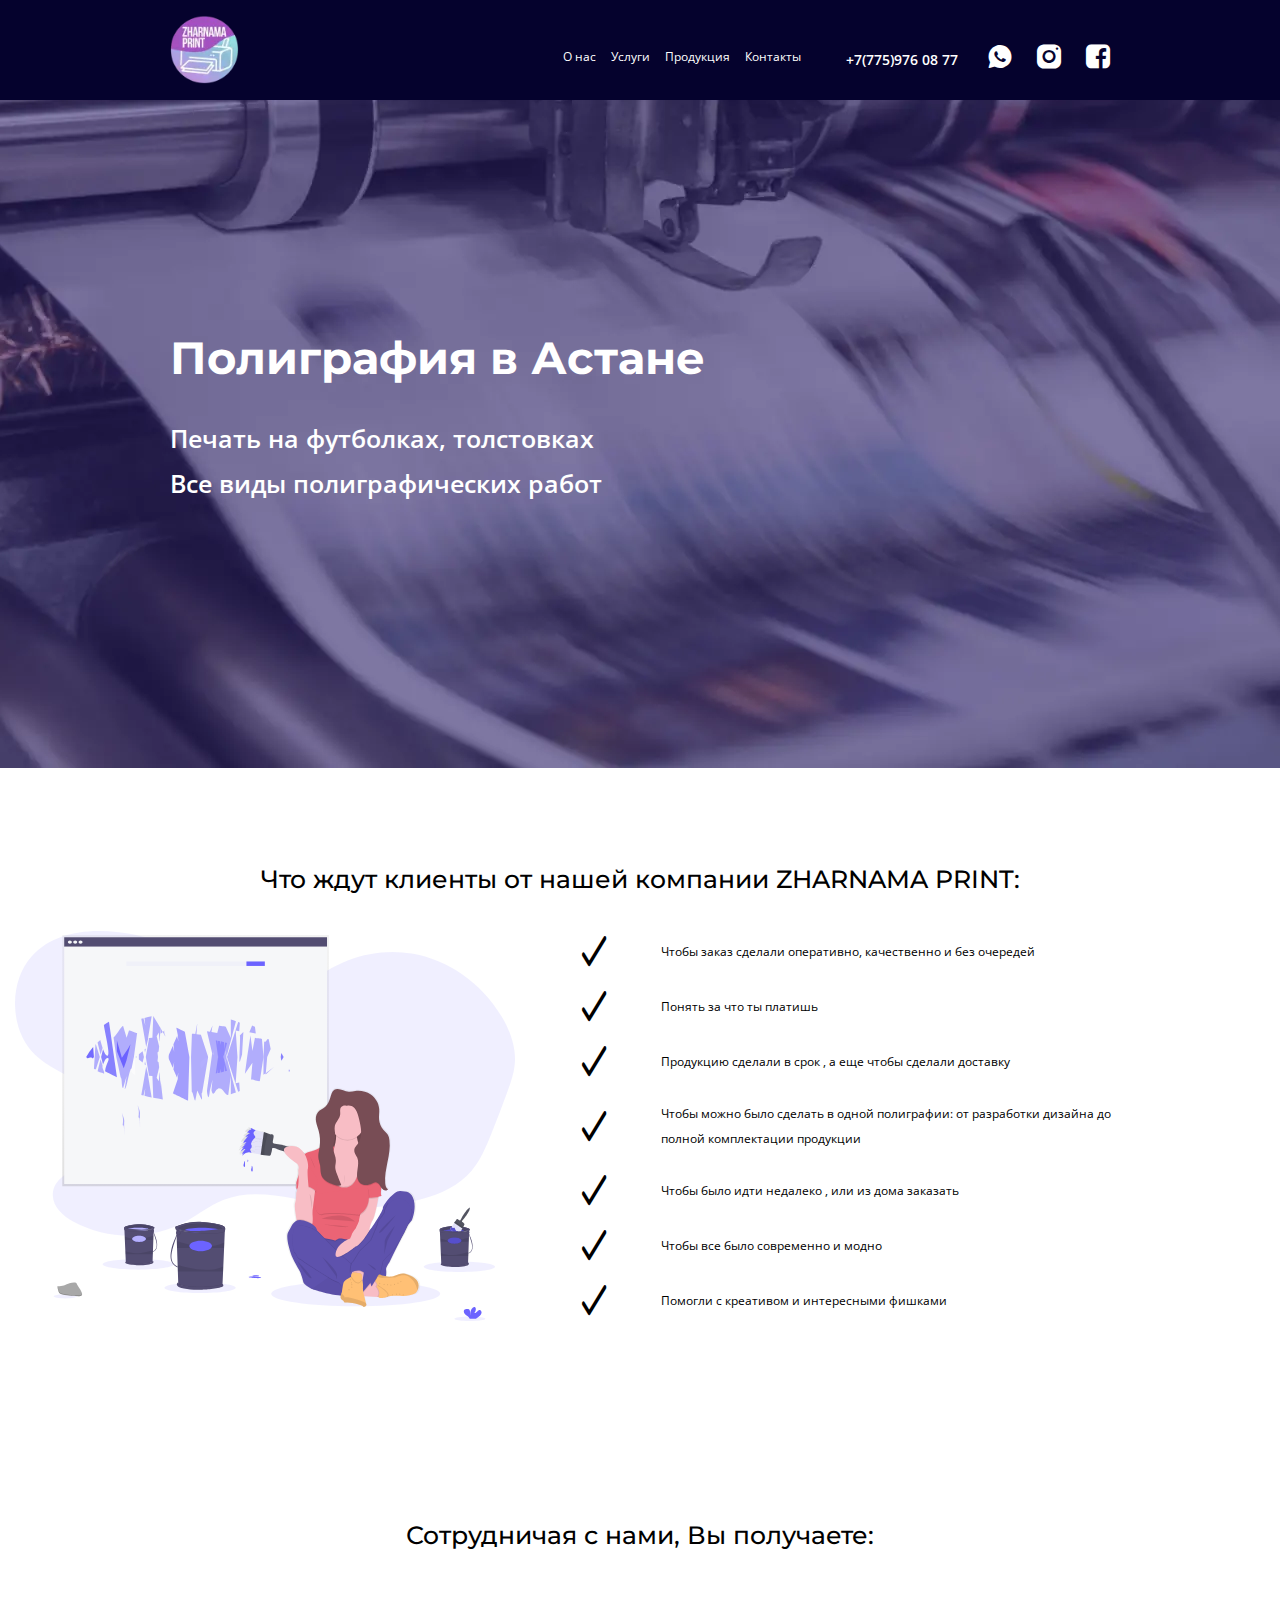
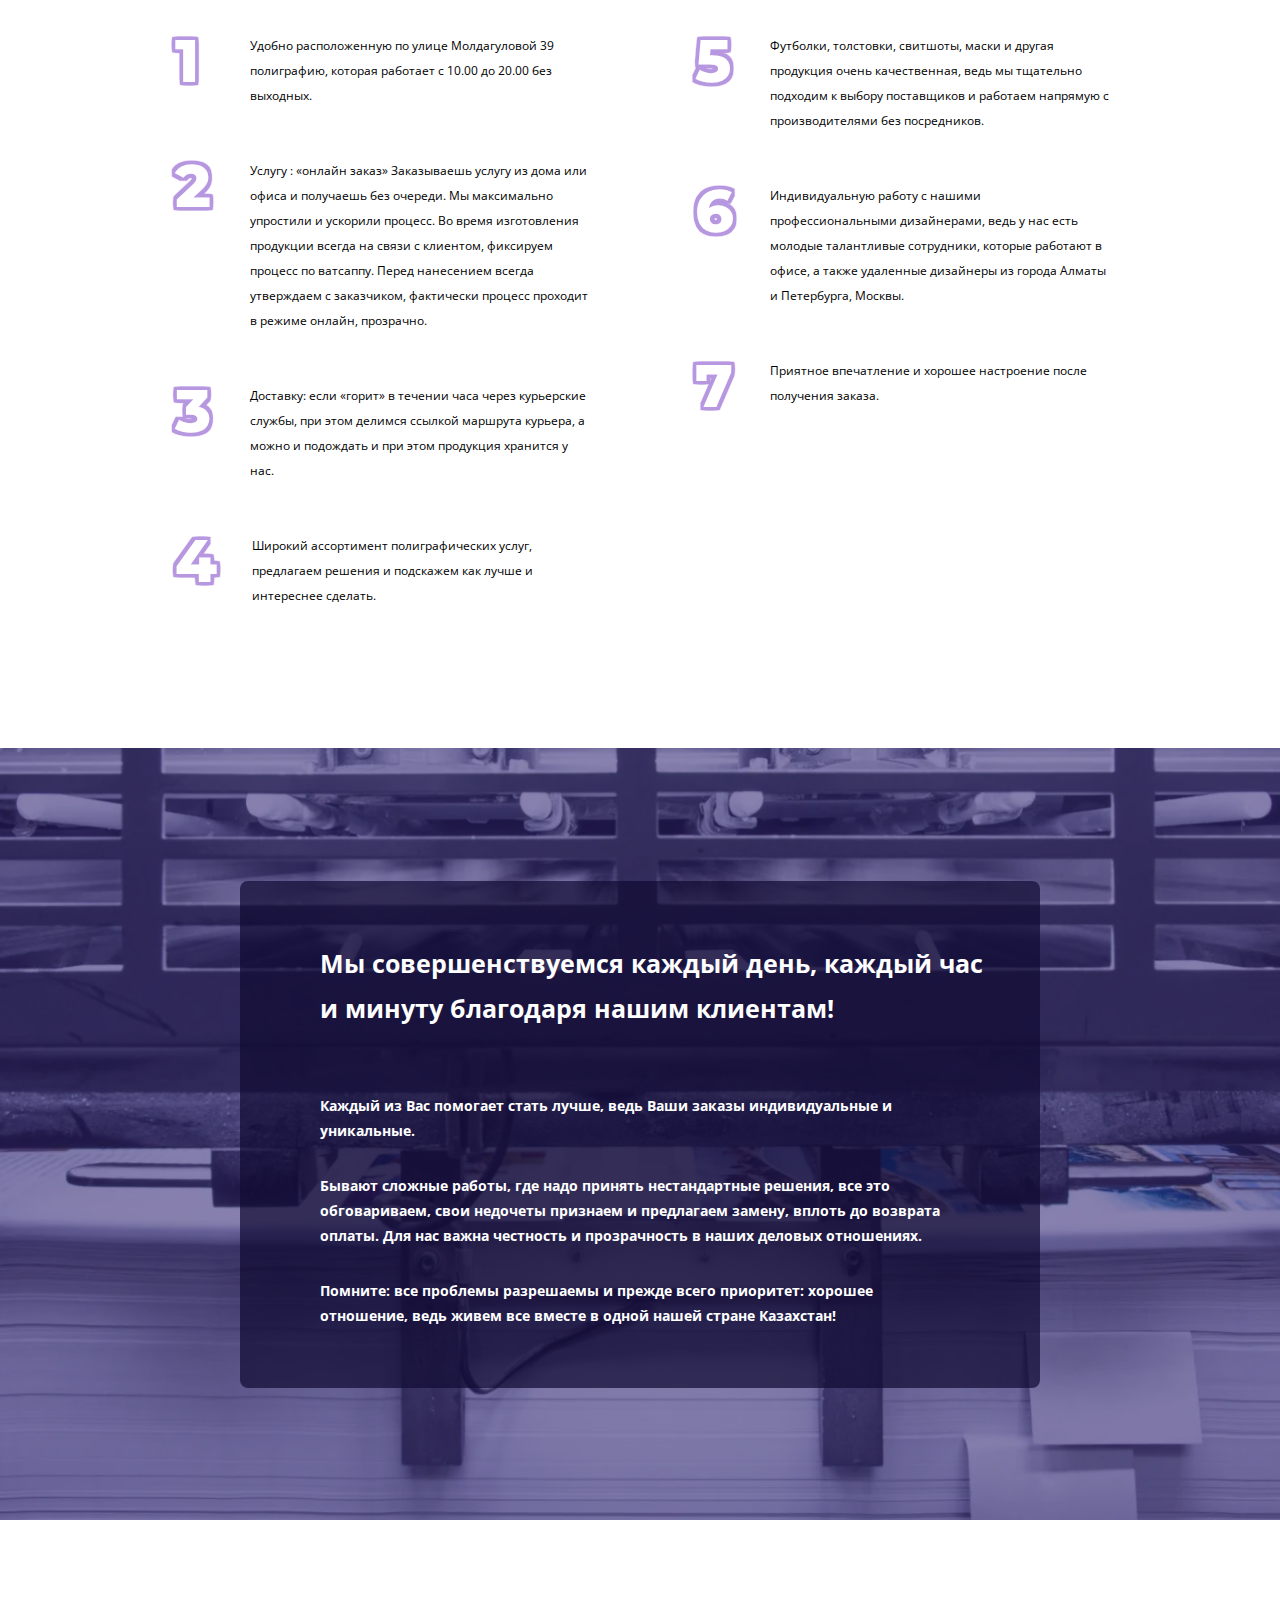
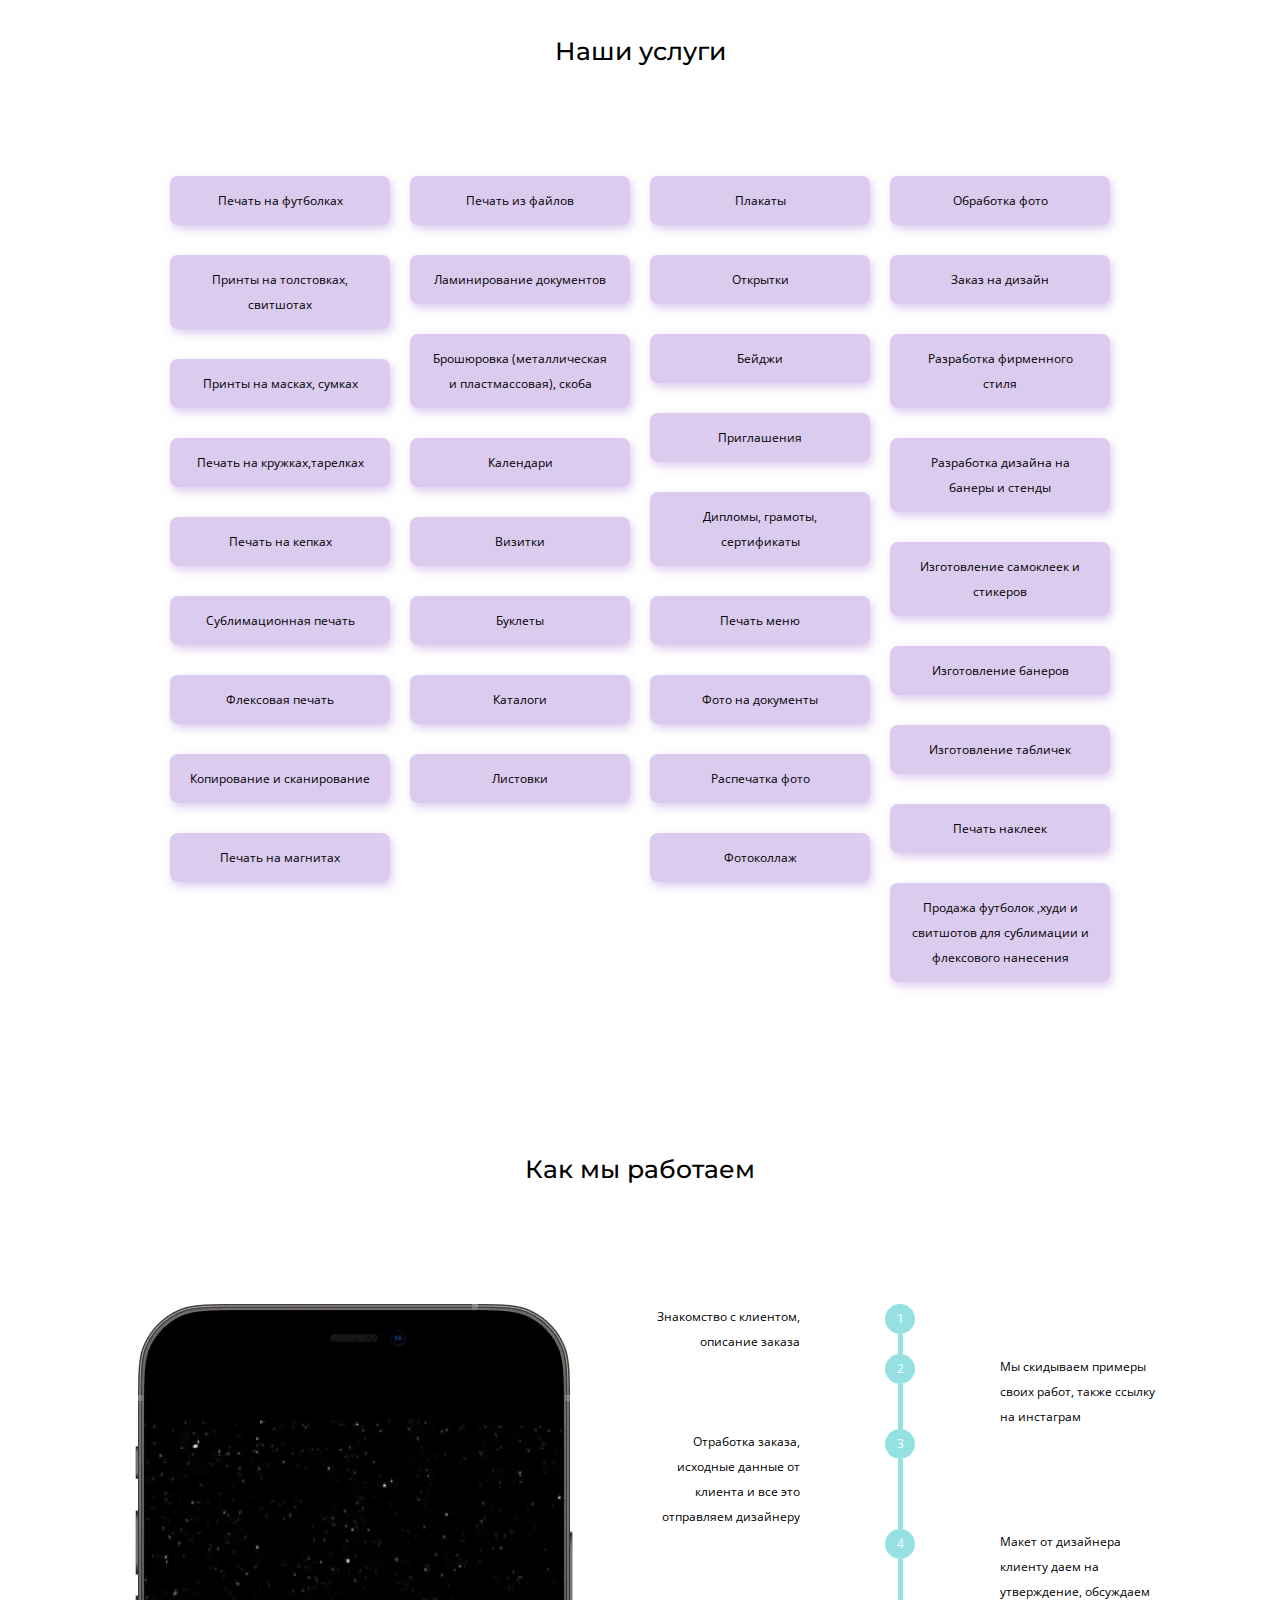
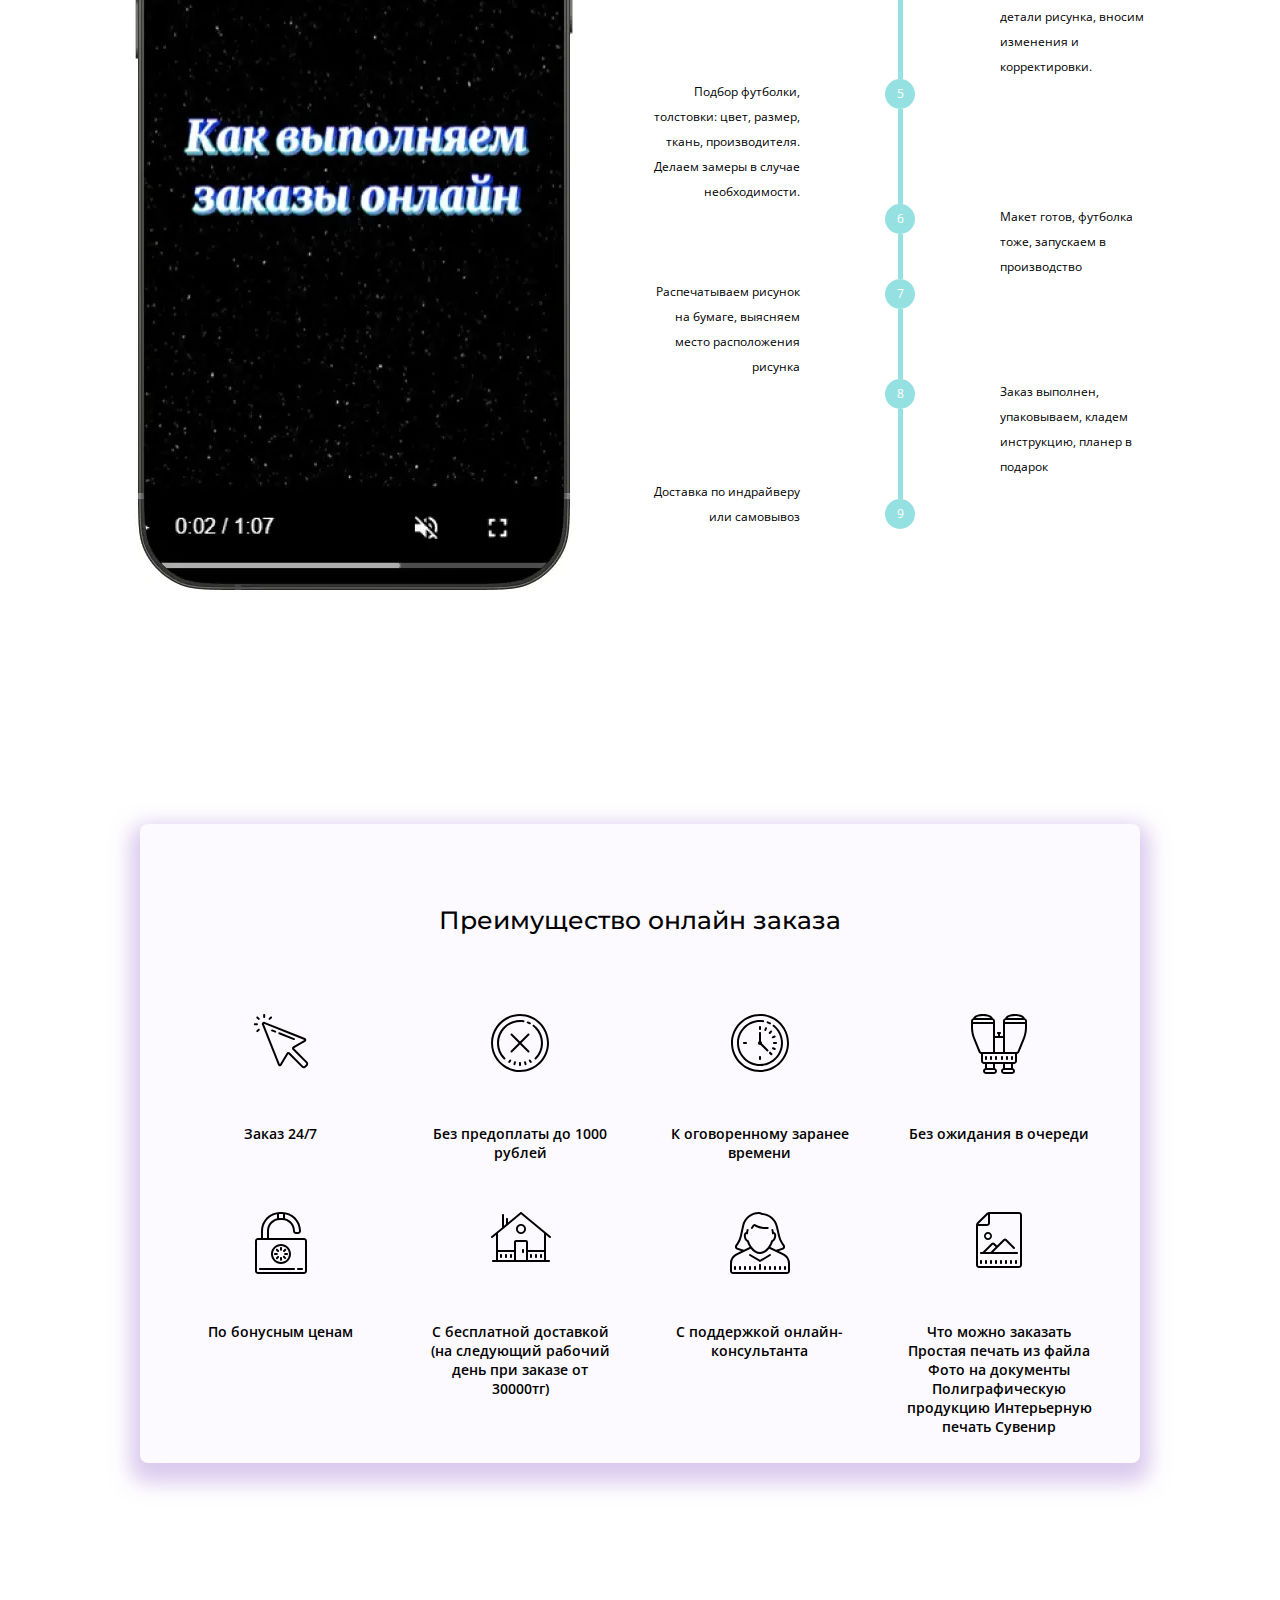
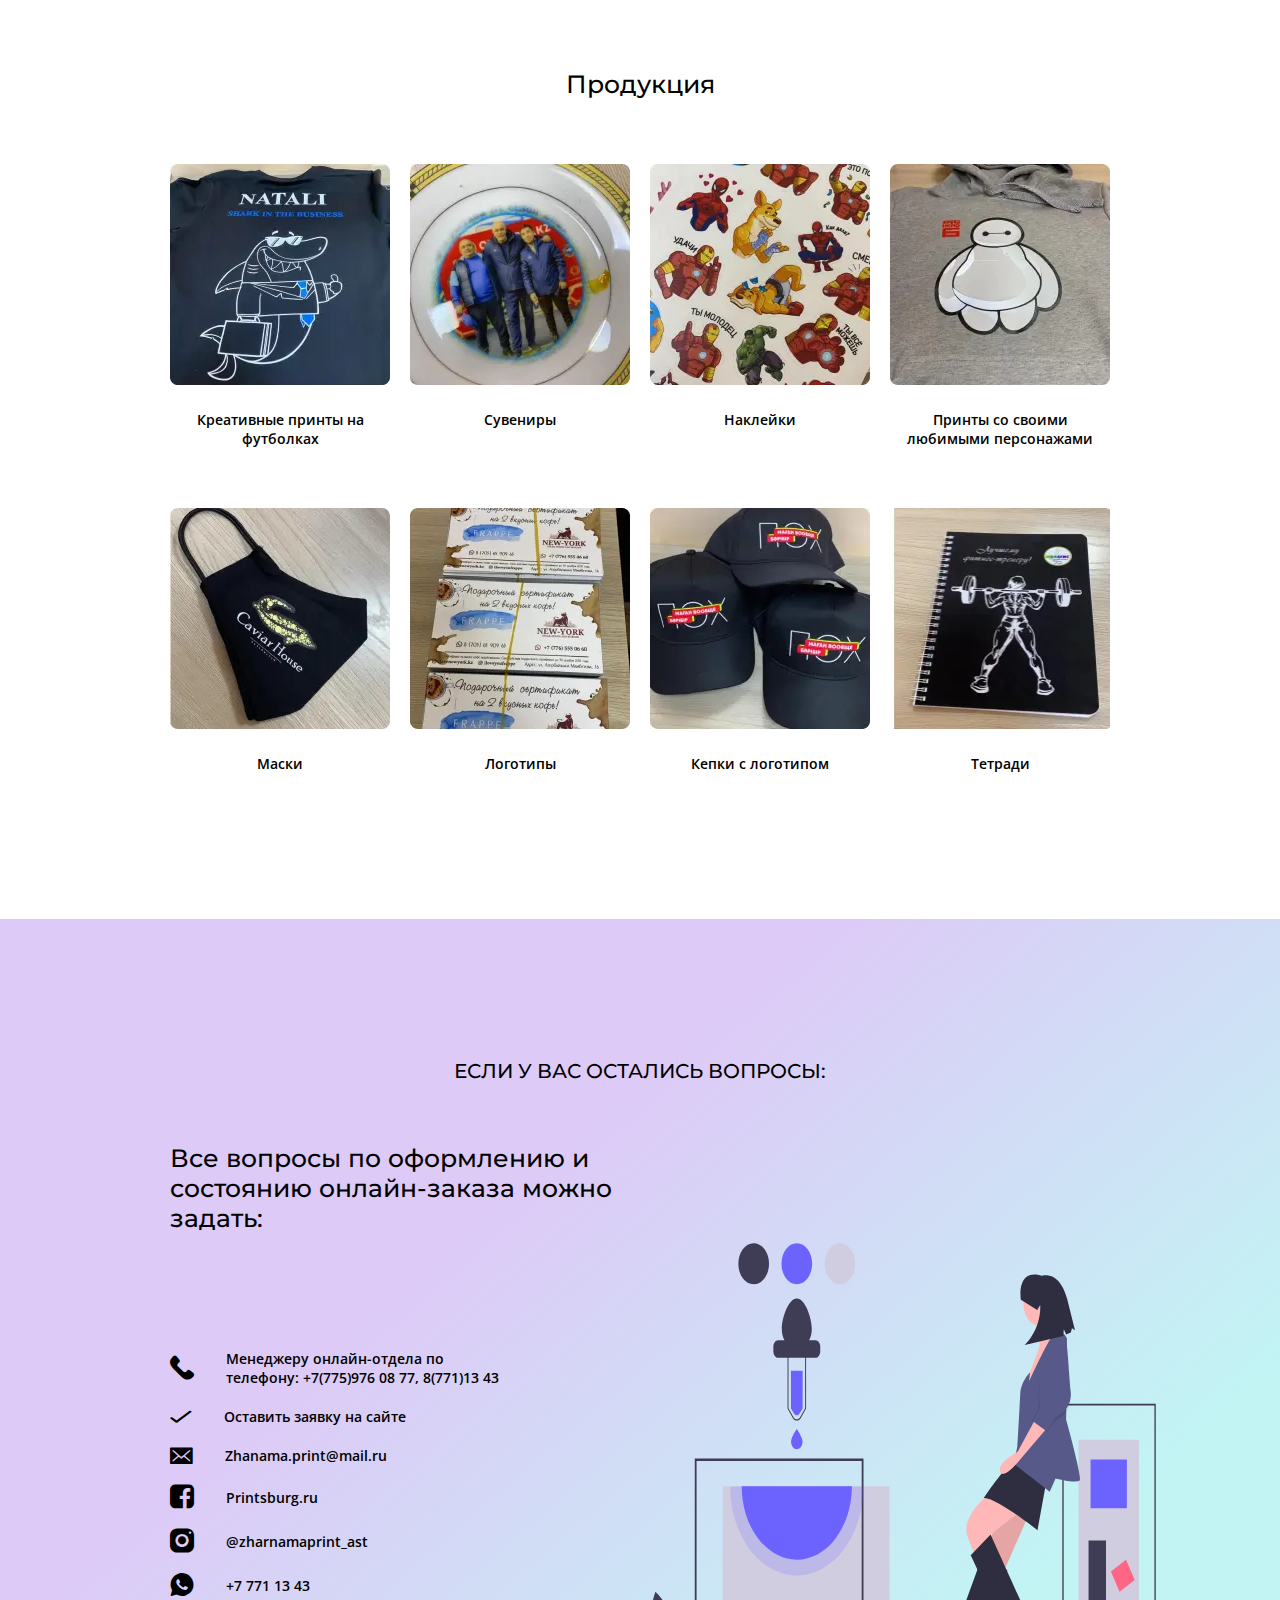
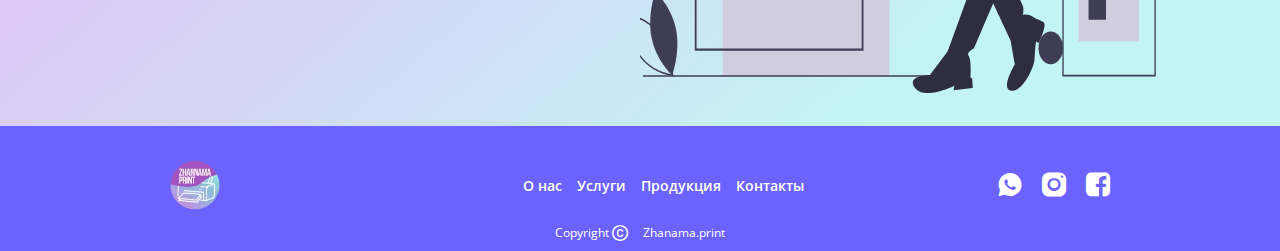
<file: index.html>
<!DOCTYPE html>
<html lang="ru">

<head>
	<title>Главная</title>
	<meta charset="UTF-8">
	<meta name="format-detection" content="telephone=no">
	<!-- <style>body{opacity: 0;}</style> -->
	<link rel="stylesheet" href="css/style.min.css?_v=20220212144939">
	<link rel="shortcut icon" href="favicon.ico">
	<!-- <meta name="robots" content="noindex, nofollow"> -->
	<meta name="viewport" content="width=device-width, initial-scale=1.0">
</head>

<body>
	<div class="wrapper">
		<header class="header">
			<div class="header__container">
				<div class="header__body">
					<div class="header__row">
						<a href="home.html" class="header__logo header__logo-ibg">
							<picture><source srcset="img/logo.webp" type="image/webp"><img src="img/logo.png" alt="logo"></picture>
						</a>
						<div class="header__block">
							<nav class="header__menu menu-header">
								<ul class="menu-header__body">
									<li class="menu-header__item"><a data-goto=".youreceive" href="#" class="menu-header__link">О нас</a></li>
									<li class="menu-header__item"><a data-goto=".services" href="#" class="menu-header__link">Услуги</a></li>
									<li class="menu-header__item"><a data-goto=".products" href="#" class="menu-header__link">Продукция</a></li>
									<li class="menu-header__item"><a data-goto=".questions" href="#" class="menu-header__link">Контакты</a></li>
								</ul>
							</nav>
							<a href="tel:77759760877" class="header__phone _icon-phone"><span>+7(775)976 08 77</span></a>
							<div data-da=".menu-header__body, 550" class="header__social">
								<a href="" class="header__social_item _icon-whatsup"></a>
								<a href="" class="header__social_item _icon-insta"></a>
								<a href="" class="header__social_item _icon-fb"></a>
							</div>
						</div>
						<button type="submit" class="header__button icon-menu"><span></span></button>
					</div>
				</div>
			</div>
		</header>
		<main class="page">
			<div class="page__main-block main-block main-block-ibg">
				<picture><source srcset="img/main-banner.webp" type="image/webp"><img src="img/main-banner.jpg" alt="banner"></picture>
				<div class="main-block__container">
					<div class="main-block__body">
						<div class="main-block__content">
							<div class="main-block__title">Полиграфия в Астане</div>
							<div class="main-block__text">Печать на футболках, толстовках<br>
								Все виды полиграфических работ
							</div>
						</div>
					</div>
				</div>
			</div>
			<div class="page__clientswant clientswant">
				<div class="clientswant__container">
					<div class="clientswant__title title">Что ждут клиенты от нашей компании ZHARNAMA PRINT:</div>
					<div class="clientswant__body">
						<div class="clientswant__image clientswant__image-ibg_contain">
							<img src="img/clients-want.svg" alt="">
						</div>
						<div class="clientswant__content">
							<ul class="clientswant__list">
								<li class="clientswant__item _icon-check">Чтобы заказ сделали оперативно, качественно и
									без очередей</li>
								<li class="clientswant__item _icon-check">Понять за что ты платишь</li>
								<li class="clientswant__item _icon-check">Продукцию сделали в срок , а еще чтобы сделали
									доставку</li>
								<li class="clientswant__item _icon-check">Чтобы можно было сделать в одной полиграфии:
									от разработки дизайна
									до полной комплектации продукции</li>
								<li class="clientswant__item _icon-check">Чтобы было идти недалеко , или из дома
									заказать</li>
								<li class="clientswant__item _icon-check">Чтобы все было современно и модно</li>
								<li class="clientswant__item _icon-check">Помогли с креативом и интересными фишками</li>
							</ul>
						</div>
					</div>
				</div>
			</div>
			<div class="page__youreceive youreceive">
				<div class="youreceive__container">
					<div class="youreceive__title title">Сотрудничая с нами, Вы получаете:</div>
					<div class="youreceive__body">
						<div class="youreceive__column">
							<div class="youreceive__item">
								<div class="youreceive__number">1</div>
								<div class="youreceive__text">Удобно расположенную по улице Молдагуловой 39 полиграфию,
									которая работает с 10.00 до 20.00 без выходных.</div>
							</div>
							<div class="youreceive__item">
								<div class="youreceive__number">2</div>
								<div class="youreceive__text">Услугу : «онлайн заказ»
									Заказываешь услугу из дома или офиса и получаешь без очереди.
									Мы максимально упростили и ускорили процесс. Во время изготовления продукции всегда
									на связи с клиентом, фиксируем процесс по ватсаппу. Перед нанесением всегда
									утверждаем с заказчиком, фактически процесс проходит в режиме онлайн, прозрачно.
								</div>
							</div>
							<div class="youreceive__item">
								<div class="youreceive__number">3</div>
								<div class="youreceive__text">Доставку: если «горит» в течении часа через курьерские
									службы, при этом делимся ссылкой маршрута курьера, а можно и подождать и при этом
									продукция хранится у нас.</div>
							</div>
							<div class="youreceive__item">
								<div class="youreceive__number">4</div>
								<div class="youreceive__text">Широкий ассортимент полиграфических услуг, предлагаем
									решения и подскажем как лучше и интереснее сделать.</div>
							</div>
						</div>
						<div class="youreceive__column">
							<div class="youreceive__item">
								<div class="youreceive__number">5</div>
								<div class="youreceive__text">Футболки, толстовки, свитшоты, маски и другая продукция
									очень качественная, ведь мы тщательно подходим к выбору поставщиков и работаем
									напрямую с производителями
									без посредников.</div>
							</div>
							<div class="youreceive__item">
								<div class="youreceive__number">6</div>
								<div class="youreceive__text">Индивидуальную работу с нашими профессиональными
									дизайнерами, ведь у нас есть молодые талантливые сотрудники, которые работают в
									офисе, а также удаленные дизайнеры из города Алматы и Петербурга, Москвы.</div>
							</div>
							<div class="youreceive__item">
								<div class="youreceive__number">7</div>
								<div class="youreceive__text">Приятное впечатление и хорошее настроение после получения
									заказа.</div>
							</div>
						</div>
					</div>
				</div>
			</div>
			<div class="page__gratitude gratitude">
				<div class="gratitude__image _ibg">
					<picture><source srcset="img/second-banner.webp" type="image/webp"><img src="img/second-banner.jpg" alt="banner"></picture>
				</div>
				<div class="gratitude__container">
					<div class="gratitude__body">
						<div class="gratitude__title">Мы совершенствуемся каждый день,
							каждый час и минуту благодаря нашим клиентам!</div>
						<div class="gratitude__text">
							<p>Каждый из Вас помогает стать лучше, ведь Ваши заказы индивидуальные и уникальные.</p>
							<p>Бывают сложные работы, где надо принять нестандартные решения, все это обговариваем, свои
								недочеты признаем и предлагаем замену, вплоть до возврата оплаты. Для нас важна
								честность и прозрачность в наших деловых отношениях. </p>
							<p>Помните: все проблемы разрешаемы и прежде всего приоритет: хорошее отношение, ведь живем
								все вместе в одной нашей стране Казахстан!</p>
						</div>
					</div>
				</div>
			</div>
			<div class="page__services services">
				<div class="services__container">
					<div class="services__title title">Наши услуги</div>
					<div class="services__body">
						<div class="services__column">
							<a href="" class="services__btn">Печать на футболках</a>
							<a href="" class="services__btn">Принты
								на толстовках, свитшотах</a>
							<a href="" class="services__btn">Принты на масках, сумках</a>
							<a href="" class="services__btn">Печать на кружках,тарелках</a>
							<a href="" class="services__btn">Печать на кепках</a>
							<a href="" class="services__btn">Сублимационная печать</a>
							<a href="" class="services__btn">Флексовая печать</a>
							<a href="" class="services__btn">Копирование и сканирование</a>
							<a href="" class="services__btn">Печать на магнитах</a>
						</div>
						<div class="services__column">
							<a href="" class="services__btn">Печать из файлов </a>
							<a href="" class="services__btn">Ламинирование документов</a>
							<a href="" class="services__btn">Брошюровка (металлическая и пластмассовая), скоба</a>
							<a href="" class="services__btn">Календари</a>
							<a href="" class="services__btn">Визитки</a>
							<a href="" class="services__btn">Буклеты</a>
							<a href="" class="services__btn">Каталоги</a>
							<a href="" class="services__btn">Листовки</a>
						</div>
						<div class="services__column">
							<a href="" class="services__btn">Плакаты</a>
							<a href="" class="services__btn">Открытки</a>
							<a href="" class="services__btn">Бейджи</a>
							<a href="" class="services__btn">Приглашения</a>
							<a href="" class="services__btn">Дипломы, грамоты,
								сертификаты</a>
							<a href="" class="services__btn">Печать меню</a>
							<a href="" class="services__btn">Фото на документы</a>
							<a href="" class="services__btn">Распечатка фото</a>
							<a href="" class="services__btn">Фотоколлаж</a>
						</div>
						<div class="services__column">
							<a href="" class="services__btn">Обработка фото</a>
							<a href="" class="services__btn">Заказ на дизайн</a>
							<a href="" class="services__btn">Разработка фирменного стиля</a>
							<a href="" class="services__btn">Разработка дизайна
								на банеры и стенды</a>
							<a href="" class="services__btn">Изготовление самоклеек
								и стикеров</a>
							<a href="" class="services__btn">Изготовление банеров</a>
							<a href="" class="services__btn">Изготовление табличек</a>
							<a href="" class="services__btn">Печать наклеек</a>
							<a href="" class="services__btn">Продажа футболок ,худи и свитшотов для сублимации и
								флексового нанесения</a>
						</div>
					</div>
				</div>
			</div>
			<div class="page__howwework howwework">
				<div class="howwework__container">
					<div class="howwework__title title">Как мы работаем</div>
					<div class="howwework__body">
						<div class="howwework__image _ibg">
							<picture><source srcset="img/phone-screen.webp" type="image/webp"><img src="img/phone-screen.jpg" alt=""></picture>
						</div>
						<div class="howwework__content">
							<div class="howwework__item item-howwework">
								<div class="item-howwework__text">Знакомство с клиентом, описание заказа</div>
								<div class="item-howwework__decor"><span>1</span></div>
								<div class="item-howwework__empty"></div>
							</div>
							<div class="howwework__item item-howwework">
								<div class="item-howwework__text">Мы скидываем примеры своих работ, также ссылку на
									инстаграм</div>
								<div class="item-howwework__decor"><span>2</span></div>
								<div class="item-howwework__empty"></div>
							</div>
							<div class="howwework__item item-howwework">
								<div class="item-howwework__text">Отработка заказа, исходные данные от клиента и все это
									отправляем дизайнеру</div>
								<div class="item-howwework__decor"><span>3</span></div>
								<div class="item-howwework__empty"></div>
							</div>
							<div class="howwework__item item-howwework">
								<div class="item-howwework__text">Макет от дизайнера клиенту даем на утверждение,
									обсуждаем детали рисунка,
									вносим изменения и корректировки.</div>
								<div class="item-howwework__decor"><span>4</span></div>
								<div class="item-howwework__empty"></div>
							</div>
							<div class="howwework__item item-howwework">
								<div class="item-howwework__text">Подбор футболки, толстовки: цвет, размер, ткань,
									производителя. Делаем замеры в случае необходимости.</div>
								<div class="item-howwework__decor"><span>5</span></div>
								<div class="item-howwework__empty"></div>
							</div>
							<div class="howwework__item item-howwework">
								<div class="item-howwework__text">Макет готов, футболка тоже, запускаем в производство
								</div>
								<div class="item-howwework__decor"><span>6</span></div>
								<div class="item-howwework__empty"></div>
							</div>
							<div class="howwework__item item-howwework">
								<div class="item-howwework__text">Распечатываем рисунок на бумаге, выясняем место
									расположения рисунка</div>
								<div class="item-howwework__decor"><span>7</span></div>
								<div class="item-howwework__empty"></div>
							</div>
							<div class="howwework__item item-howwework">
								<div class="item-howwework__text">Заказ выполнен, упаковываем, кладем инструкцию,
									планер в подарок</div>
								<div class="item-howwework__decor"><span>8</span></div>
								<div class="item-howwework__empty"></div>
							</div>
							<div class="howwework__item item-howwework">
								<div class="item-howwework__text">Доставка по индрайверу или самовывоз</div>
								<div class="item-howwework__decor"><span>9</span></div>
								<div class="item-howwework__empty"></div>
							</div>
						</div>
					</div>
				</div>
			</div>
			<div class="page__advantages advantages">
				<div class="advantages__container">
					<div class="advantages__body">
						<div class="advantages__title title">Преимущество онлайн заказа</div>
						<div class="advantages__row">
							<div class="advantages__column">
								<div class="advantages__item">
									<div class="advantages__icon">
										<img src="img/advantages/arrow.svg" alt="">
									</div>
									<div class="advantages__text">Заказ
										24/7
									</div>
								</div>
							</div>
							<div class="advantages__column">
								<div class="advantages__item">
									<div class="advantages__icon">
										<img src="img/advantages/off.svg" alt="">
									</div>
									<div class="advantages__text">Без предоплаты
										до 1000 рублей

									</div>
								</div>
							</div>
							<div class="advantages__column">
								<div class="advantages__item">
									<div class="advantages__icon">
										<img src="img/advantages/clock.svg" alt="">
									</div>
									<div class="advantages__text">К оговоренному
										заранее времени
									</div>
								</div>
							</div>
							<div class="advantages__column">
								<div class="advantages__item">
									<div class="advantages__icon">
										<img src="img/advantages/queue.svg" alt="">
									</div>
									<div class="advantages__text">Без ожидания
										в очереди

									</div>
								</div>
							</div>
							<div class="advantages__column">
								<div class="advantages__item">
									<div class="advantages__icon">
										<img src="img/advantages/lock.svg" alt="">
									</div>
									<div class="advantages__text">По бонусным
										ценам

									</div>
								</div>
							</div>
							<div class="advantages__column">
								<div class="advantages__item">
									<div class="advantages__icon">
										<img src="img/advantages/house.svg" alt="">
									</div>
									<div class="advantages__text">С бесплатной доставкой
										(на следующий рабочий день при заказе от 30000тг)

									</div>
								</div>
							</div>
							<div class="advantages__column">
								<div class="advantages__item">
									<div class="advantages__icon">
										<img src="img/advantages/woman.svg" alt="">
									</div>
									<div class="advantages__text">С поддержкой
										онлайн-консультанта

									</div>
								</div>
							</div>
							<div class="advantages__column">
								<div class="advantages__item">
									<div class="advantages__icon">
										<img src="img/advantages/foto.svg" alt="">
									</div>
									<div class="advantages__text">Что можно заказать
										Простая печать из файла
										Фото на документы
										Полиграфическую продукцию
										Интерьерную печать
										Сувенир
									</div>
								</div>
							</div>
						</div>
					</div>
				</div>
			</div>
			<div class="page__products products">
				<div class="products__container">
					<div class="products__title title">Продукция</div>
					<div class="products__body">
						<a href="" class="products__column">
							<div class="products__image _ibg">
								<picture><source srcset="img/products/1.webp" type="image/webp"><img src="img/products/1.jpg" alt=""></picture>
							</div>
							<div class="products__text">Креативные принты на футболках </div>
						</a>
						<a href="" class="products__column">
							<div class="products__image _ibg">
								<picture><source srcset="img/products/2.webp" type="image/webp"><img src="img/products/2.jpg" alt=""></picture>
							</div>
							<div class="products__text">Сувениры</div>
						</a>
						<a href="" class="products__column">
							<div class="products__image _ibg">
								<picture><source srcset="img/products/3.webp" type="image/webp"><img src="img/products/3.jpg" alt=""></picture>
							</div>
							<div class="products__text">Наклейки</div>
						</a>
						<a href="" class="products__column">
							<div class="products__image _ibg">
								<picture><source srcset="img/products/4.webp" type="image/webp"><img src="img/products/4.jpg" alt=""></picture>
							</div>
							<div class="products__text"> Принты со своими любимыми персонажами</div>
						</a>
						<a href="" class="products__column">
							<div class="products__image _ibg">
								<picture><source srcset="img/products/5.webp" type="image/webp"><img src="img/products/5.jpg" alt=""></picture>
							</div>
							<div class="products__text">Маски</div>
						</a>
						<a href="" class="products__column">
							<div class="products__image _ibg">
								<picture><source srcset="img/products/6.webp" type="image/webp"><img src="img/products/6.jpg" alt=""></picture>
							</div>
							<div class="products__text">Логотипы </div>
						</a>
						<a href="" class="products__column">
							<div class="products__image _ibg">
								<picture><source srcset="img/products/7.webp" type="image/webp"><img src="img/products/7.jpg" alt=""></picture>
							</div>
							<div class="products__text">Кепки с логотипом</div>
						</a>
						<a href="" class="products__column">
							<div class="products__image _ibg">
								<picture><source srcset="img/products/8.webp" type="image/webp"><img src="img/products/8.jpg" alt=""></picture>
							</div>
							<div class="products__text">Тетради</div>
						</a>
					</div>
				</div>
			</div>
			<div class="page__questions questions">
				<div class="questions__container">
					<div class="questions__title title">ЕСЛИ У ВАС ОСТАЛИСЬ ВОПРОСЫ:</div>
					<div class="questions__sub-title title">Все вопросы по оформлению и состоянию
						онлайн-заказа можно задать:</div>
					<div class="questions__body">
						<div class="questions__content content-questions">
							<ul class="content-questions__block">
								<li class="content-questions__item"><a href="tel:77759760877" class="content-questions__link _icon-phone">Менеджеру онлайн-отдела по телефону:
										+7(775)976 08 77, 8(771)13 43
									</a></li>
								<li class="content-questions__item"><a href="request.html" class="content-questions__link _icon-check-little">Оставить заявку на сайте</a>
								</li>
								<li class="content-questions__item"><a href="mailto:Zhanama.print@mail.ru" class="content-questions__link _icon-email">Zhanama.print@mail.ru</a></li>
								<li class="content-questions__item"><a href="https://facebook.com/Printsburg.ru" class="content-questions__link _icon-fb">Printsburg.ru</a></li>
								<li class="content-questions__item"><a href="https://instagram.com/zharnamaprint_ast" class="content-questions__link _icon-insta">@zharnamaprint_ast</a></li>
								<li class="content-questions__item"><a href="https://wa.me/77711343" class="content-questions__link _icon-whatsup">+7 771 13 43</a></li>
							</ul>
						</div>
						<div class="questions__image _ibg">
							<img src="img/questions.svg" alt="woman">
						</div>
					</div>
				</div>
			</div>
		</main>
		<footer class="footer">
			<div class="footer__container">
				<div class="footer__body">
					<a href="home.html" class="footer__logo _ibg">
						<picture><source srcset="img/logo.webp" type="image/webp"><img src="img/logo.png" alt="logo"></picture>
					</a>
					<div class="footer__block">
						<ul class="footer__menu menu-footer">
							<li class="menu-footer__item"><a data-goto=".youreceive" href="#" class="menu-footer__link">О
									нас</a></li>
							<li class="menu-footer__item"><a data-goto=".services" href="#" class="menu-footer__link">Услуги</a>
							</li>
							<li class="menu-footer__item"><a data-goto=".products" href="#" class="menu-footer__link">Продукция</a></li>
							<li class="menu-footer__item"><a data-goto=".questions" href="#" class="menu-footer__link">Контакты</a></li>
						</ul>
						<div class="footer__social">
							<a href="" class="footer__social_item _icon-whatsup"></a>
							<a href="" class="footer__social_item _icon-insta"></a>
							<a href="" class="footer__social_item _icon-fb"></a>
						</div>
					</div>
				</div>
				<a href="" class="footer__copyright"><span class="_icon-copyright">Copyright</span>Zhanama.print</a>
			</div>
		</footer>
	</div>
	<!-- 
<div id="popup" aria-hidden="true" class="popup">
	<div class="popup__wrapper">
		<div class="popup__content">
			<button data-close type="button" class="popup__close">Закрыть</button>
			<div class="popup__text">
			</div>
		</div>
	</div>
</div>
 -->

	<button type="button" class="arrow-up _icon-arrow-up"></button>
	<script src="js/app.min.js?_v=20220212144939"></script>
</body>

</html>
</file>
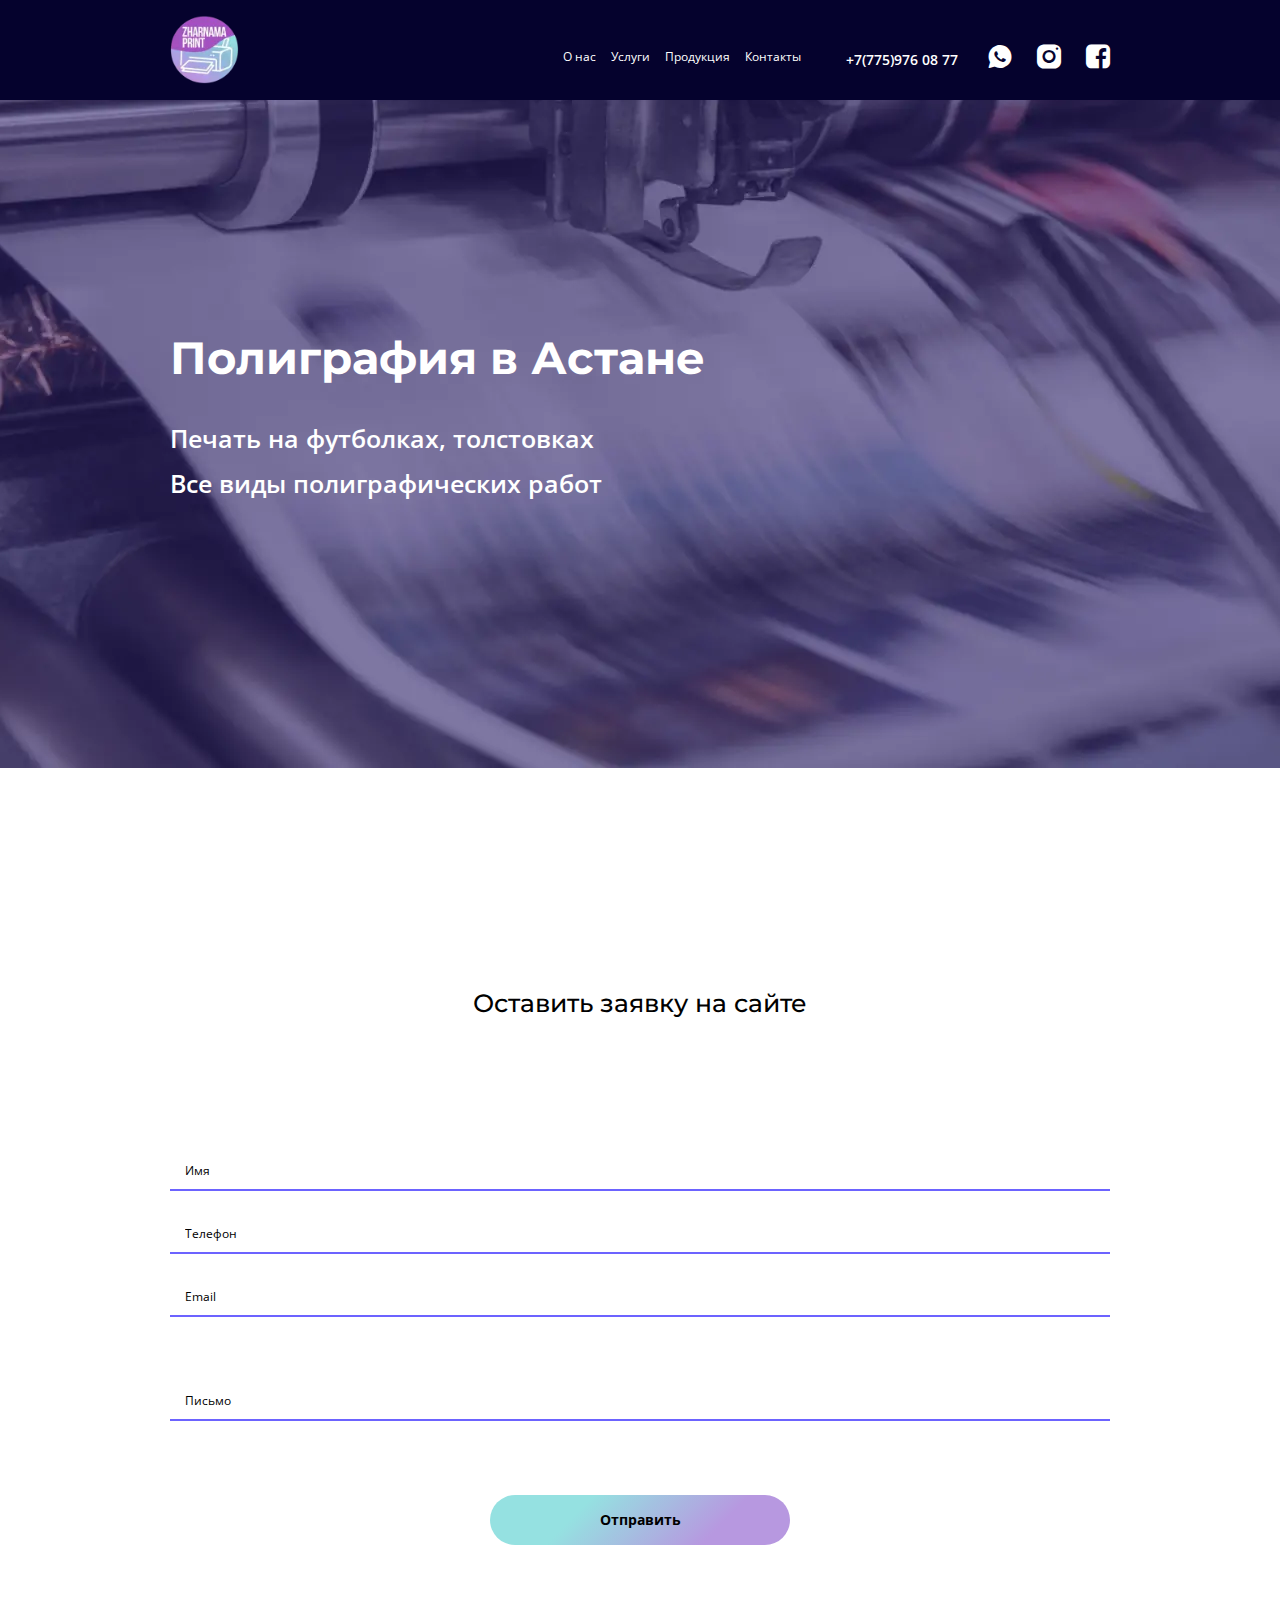
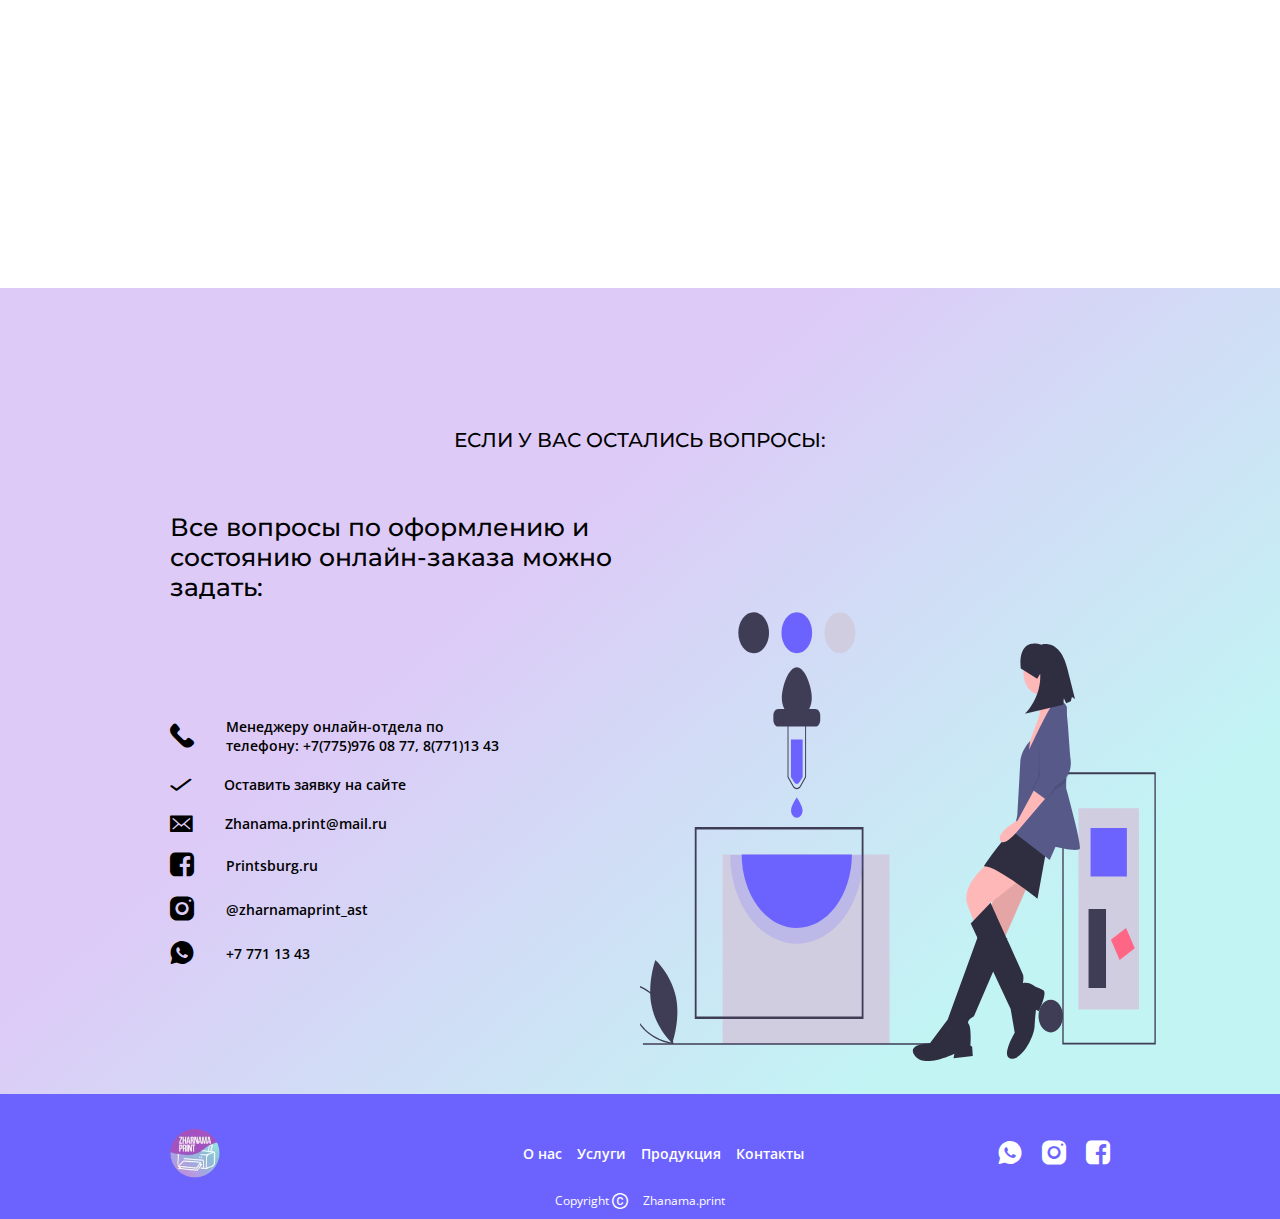
<file: request.html>
<!DOCTYPE html>
<html lang="ru">

<head>
	<title>Заявка</title>
	<meta charset="UTF-8">
	<meta name="format-detection" content="telephone=no">
	<!-- <style>body{opacity: 0;}</style> -->
	<link rel="stylesheet" href="css/style.min.css?_v=20220212144939">
	<link rel="shortcut icon" href="favicon.ico">
	<!-- <meta name="robots" content="noindex, nofollow"> -->
	<meta name="viewport" content="width=device-width, initial-scale=1.0">
</head>

<body>
	<div class="wrapper">
		<header class="header">
			<div class="header__container">
				<div class="header__body">
					<div class="header__row">
						<a href="home.html" class="header__logo header__logo-ibg">
							<picture><source srcset="img/logo.webp" type="image/webp"><img src="img/logo.png" alt="logo"></picture>
						</a>
						<div class="header__block">
							<nav class="header__menu menu-header">
								<ul class="menu-header__body">
									<li class="menu-header__item"><a data-goto=".youreceive" href="#" class="menu-header__link">О нас</a></li>
									<li class="menu-header__item"><a data-goto=".services" href="#" class="menu-header__link">Услуги</a></li>
									<li class="menu-header__item"><a data-goto=".products" href="#" class="menu-header__link">Продукция</a></li>
									<li class="menu-header__item"><a data-goto=".questions" href="#" class="menu-header__link">Контакты</a></li>
								</ul>
							</nav>
							<a href="tel:77759760877" class="header__phone _icon-phone"><span>+7(775)976 08 77</span></a>
							<div data-da=".menu-header__body, 550" class="header__social">
								<a href="" class="header__social_item _icon-whatsup"></a>
								<a href="" class="header__social_item _icon-insta"></a>
								<a href="" class="header__social_item _icon-fb"></a>
							</div>
						</div>
						<button type="submit" class="header__button icon-menu"><span></span></button>
					</div>
				</div>
			</div>
		</header>
		<main class="page">
			<div class="page__main-block main-block main-block-ibg">
				<picture><source srcset="img/main-banner.webp" type="image/webp"><img src="img/main-banner.jpg" alt="banner"></picture>
				<div class="main-block__container">
					<div class="main-block__body">
						<div class="main-block__content">
							<div class="main-block__title">Полиграфия в Астане</div>
							<div class="main-block__text">Печать на футболках, толстовках<br>
								Все виды полиграфических работ
							</div>
						</div>
					</div>
				</div>
			</div>
			<div class="page__request request">
				<div class="request__container">
					<div class="request__title title">Оставить заявку на сайте</div>
					<form action="#" class="request__form form-request">
						<div class="form-request__items">
							<div class="form-request__item">
								<input required autocomplete="off" type="text" name="form[]" data-error="Ошибка" placeholder="Имя" class="form-request__input">
							</div>
							<div class="form-request__item">
								<input required autocomplete="off" type="number" name="form[]" data-error="Ошибка" placeholder="Телефон" class="form-request__input">
							</div>
							<div class="form-request__item">
								<input required autocomplete="off" type="email" name="form[]" data-error="Ошибка" placeholder="Email" class="form-request__input">
							</div>
							<div class="form-request__item">
								<input required autocomplete="off" type="text" name="form[]" data-error="Ошибка" placeholder="Письмо" class="form-request__input">
							</div>
						</div>
						<button type="submit" class="form-request__button">Отправить</button>
					</form>
				</div>
			</div>
			<div class="page__questions questions">
				<div class="questions__container">
					<div class="questions__title title">ЕСЛИ У ВАС ОСТАЛИСЬ ВОПРОСЫ:</div>
					<div class="questions__sub-title title">Все вопросы по оформлению и состоянию
						онлайн-заказа можно задать:</div>
					<div class="questions__body">
						<div class="questions__content content-questions">
							<ul class="content-questions__block">
								<li class="content-questions__item"><a href="tel:77759760877" class="content-questions__link _icon-phone">Менеджеру онлайн-отдела по телефону:
										+7(775)976 08 77, 8(771)13 43
									</a></li>
								<li class="content-questions__item"><a href="" class="content-questions__link _icon-check-little">Оставить заявку на сайте</a>
								</li>
								<li class="content-questions__item"><a href="mailto:Zhanama.print@mail.ru" class="content-questions__link _icon-email">Zhanama.print@mail.ru</a></li>
								<li class="content-questions__item"><a href="https://facebook.com/Printsburg.ru" class="content-questions__link _icon-fb">Printsburg.ru</a></li>
								<li class="content-questions__item"><a href="https://instagram.com/zharnamaprint_ast" class="content-questions__link _icon-insta">@zharnamaprint_ast</a></li>
								<li class="content-questions__item"><a href="https://wa.me/77711343" class="content-questions__link _icon-whatsup">+7 771 13 43</a></li>
							</ul>
						</div>
						<div class="questions__image _ibg">
							<img src="img/questions.svg" alt="woman">
						</div>
					</div>
				</div>
			</div>
		</main>
		<footer class="footer">
			<div class="footer__container">
				<div class="footer__body">
					<a href="home.html" class="footer__logo _ibg">
						<picture><source srcset="img/logo.webp" type="image/webp"><img src="img/logo.png" alt="logo"></picture>
					</a>
					<div class="footer__block">
						<ul class="footer__menu menu-footer">
							<li class="menu-footer__item"><a data-goto=".youreceive" href="#" class="menu-footer__link">О
									нас</a></li>
							<li class="menu-footer__item"><a data-goto=".services" href="#" class="menu-footer__link">Услуги</a>
							</li>
							<li class="menu-footer__item"><a data-goto=".products" href="#" class="menu-footer__link">Продукция</a></li>
							<li class="menu-footer__item"><a data-goto=".questions" href="#" class="menu-footer__link">Контакты</a></li>
						</ul>
						<div class="footer__social">
							<a href="" class="footer__social_item _icon-whatsup"></a>
							<a href="" class="footer__social_item _icon-insta"></a>
							<a href="" class="footer__social_item _icon-fb"></a>
						</div>
					</div>
				</div>
				<a href="" class="footer__copyright"><span class="_icon-copyright">Copyright</span>Zhanama.print</a>
			</div>
		</footer>
	</div>
	<!-- 
<div id="popup" aria-hidden="true" class="popup">
	<div class="popup__wrapper">
		<div class="popup__content">
			<button data-close type="button" class="popup__close">Закрыть</button>
			<div class="popup__text">
			</div>
		</div>
	</div>
</div>
 -->

	<button type="button" class="arrow-up _icon-arrow-up"></button>
	<script src="js/app.min.js?_v=20220212144939"></script>
</body>

</html>
</file>
<file: css/style.min.css>
@charset "UTF-8";@import url(https://fonts.googleapis.com/css?family=Open+Sans:regular,600,700&display=swap);@import url(https://fonts.googleapis.com/css?family=Montserrat:500,700,800&display=swap);@font-face{font-family:icons;font-display:swap;src:url(../fonts/icons.woff2) format("woff2"),url(../fonts/icons.woff) format("woff");font-weight:400;font-style:normal}[class*=_icon-]:before{font-family:icons;font-style:normal;font-weight:400;font-variant:normal;text-transform:none;line-height:1;-webkit-font-smoothing:antialiased;-moz-osx-font-smoothing:grayscale}[class*=_icon-]:before{display:block}._icon-arrow-bottom:before{content:"\e900"}._icon-arrow-up:before{content:"\e901"}._icon-check:before{content:"\e902"}._icon-check-little:before{content:"\e903"}._icon-copyright:before{content:"\e904"}._icon-email:before{content:"\e905"}._icon-fb:before{content:"\e906"}._icon-insta:before{content:"\e907"}._icon-phone:before{content:"\e908"}._icon-whatsup:before{content:"\e909"}*{padding:0;margin:0;border:0}*,:after,:before{-webkit-box-sizing:border-box;box-sizing:border-box}body,html{height:100%;min-width:320px}body{color:#000;line-height:1;font-family:"Open Sans";font-size:.75rem;-ms-text-size-adjust:100%;-moz-text-size-adjust:100%;-webkit-text-size-adjust:100%;-webkit-font-smoothing:antialiased;-moz-osx-font-smoothing:grayscale}button,input,textarea{font-family:"Open Sans";font-size:inherit}button{cursor:pointer;color:inherit;background-color:inherit}a{color:inherit}a:link,a:visited{text-decoration:none}a:hover{text-decoration:none}ul li{list-style:none}img{vertical-align:top}h1,h2,h3,h4,h5,h6{font-weight:inherit;font-size:inherit}.lock body{overflow:hidden;-ms-touch-action:none;touch-action:none}.wrapper{min-height:100%;display:-webkit-box;display:-ms-flexbox;display:flex;-webkit-box-orient:vertical;-webkit-box-direction:normal;-ms-flex-direction:column;flex-direction:column;overflow:hidden}.wrapper>main{-webkit-box-flex:1;-ms-flex:1 1 auto;flex:1 1 auto}.wrapper>*{min-width:0}.main-block{position:relative}.main-block__body{position:relative;z-index:2;padding:20.625rem 3.125rem 16.375rem 3.125rem;color:#fff}.main-block__content{max-width:33.4375rem}.main-block__title{font-family:Montserrat;font-weight:700;font-size:2.8125rem;line-height:1.2222222222}.main-block__title:not(:last-child){margin-bottom:1.9375rem}.main-block__text{font-weight:600;font-size:1.5625rem;line-height:1.8}.clientswant__container{max-width:94.25rem!important}.clientswant__title{text-align:center;max-width:47.5rem;margin:0 auto;margin-bottom:2.3125rem}.clientswant__body{display:-webkit-box;display:-ms-flexbox;display:flex;-webkit-box-align:center;-ms-flex-align:center;align-items:center;position:relative}.clientswant__image{-webkit-box-flex:0;-ms-flex:0 1 40.0530503979%;flex:0 1 40.0530503979%;padding-bottom:31.2%}.clientswant__content{-webkit-box-flex:0;-ms-flex:0 1 575px;flex:0 1 575px;padding:0 1.25rem 0 1.25rem;position:relative;z-index:2}.clientswant__list{max-width:37.5rem}.clientswant__item{display:-webkit-box;display:-ms-flexbox;display:flex;-webkit-box-align:center;-ms-flex-align:center;align-items:center;line-height:2.0833333333}.clientswant__item::before{font-size:1.9375rem}.youreceive__title{text-align:center}.youreceive__body{display:-webkit-box;display:-ms-flexbox;display:flex;-ms-flex-wrap:wrap;flex-wrap:wrap}.youreceive__column{-webkit-box-flex:0;-ms-flex:0 1 50%;flex:0 1 50%;padding:0 3.125rem}.youreceive__item{display:-webkit-box;display:-ms-flexbox;display:flex}.youreceive__number{-webkit-box-flex:0;-ms-flex:0 0 50px;flex:0 0 50px;font-family:Montserrat;font-weight:800;font-size:3.75rem;line-height:.75;padding:5px;color:#fff;text-shadow:0 -3px 1px #b798e0,0 -3px 1px #b798e0,0 3px 1px #b798e0,0 3px 1px #b798e0,-3px 0 1px #b798e0,3px 0 1px #b798e0,-3px 0 1px #b798e0,3px 0 1px #b798e0,-1px -3px 1px #b798e0,1px -3px 1px #b798e0,-1px 3px 1px #b798e0,1px 3px 1px #b798e0,-3px -1px 1px #b798e0,3px -1px 1px #b798e0,-3px 1px 1px #b798e0,3px 1px 1px #b798e0,-2px -3px 1px #b798e0,2px -3px 1px #b798e0,-2px 3px 1px #b798e0,2px 3px 1px #b798e0,-3px -2px 1px #b798e0,3px -2px 1px #b798e0,-3px 2px 1px #b798e0,3px 2px 1px #b798e0,-3px -3px 1px #b798e0,3px -3px 1px #b798e0,-3px 3px 1px #b798e0,3px 3px 1px #b798e0,-3px -3px 1px #b798e0,3px -3px 1px #b798e0,-3px 3px 1px #b798e0,3px 3px 1px #b798e0}.youreceive__text{line-height:2.0833333333}._ibg{position:relative}._ibg img{position:absolute;top:0;left:0;width:100%;height:100%;-o-object-fit:cover;object-fit:cover}.gratitude{position:relative}.gratitude__image{position:absolute;top:0;left:0;width:100%;height:100%}.gratitude__image::after{content:"";position:absolute;top:0;left:0;width:100%;height:100%;background-color:rgba(44,30,110,.56)}.gratitude__container{max-width:50rem!important}.gratitude__body{position:relative;z-index:2;padding:3.75rem 2.125rem 3.75rem 5rem;background-color:rgba(16,10,51,.7);border-radius:8px;color:#fff}.gratitude__title{font-size:25px;line-height:1.8;font-weight:700}.gratitude__title:not(:last-child){margin-bottom:3.875rem}.gratitude__text{max-width:40rem;font-size:.875rem;line-height:1.7857142857;font-weight:700}.gratitude__text p:not(:last-child){margin-bottom:1.875rem}.services__title{margin:0 auto;max-width:50rem;text-align:center}.services__body{padding:0 2.5rem;display:-webkit-box;display:-ms-flexbox;display:flex;-ms-flex-wrap:wrap;flex-wrap:wrap}.services__column{-webkit-box-flex:0;-ms-flex:0 1 25%;flex:0 1 25%;padding:0 .625rem}.services__btn{display:block;text-align:center;min-width:13.75rem;padding:.75rem 1.25rem;line-height:2.0833333333;background:rgba(183,152,224,.5);-webkit-box-shadow:2px 4px 10px rgba(183,152,224,.5);box-shadow:2px 4px 10px rgba(183,152,224,.5);border-radius:8px;-webkit-transition:all .3s ease 0s;-o-transition:all .3s ease 0s;transition:all .3s ease 0s}.services__btn:not(:last-child){margin-bottom:1.875rem}.howwework__title{margin:0 auto;max-width:50rem;text-align:center}.howwework__body{position:relative;display:-webkit-box;display:-ms-flexbox;display:flex}.howwework__image{-webkit-box-flex:1;-ms-flex:1 1 auto;flex:1 1 auto;margin-left:.9375rem;padding-bottom:85.2%}.howwework__image img{-o-object-fit:contain;object-fit:contain}.howwework__content{position:relative;z-index:2;-webkit-box-flex:0;-ms-flex:0 1 50%;flex:0 1 50%;margin-left:4.1875rem}.howwework__content>div:last-child .item-howwework__decor{-webkit-box-orient:vertical;-webkit-box-direction:reverse;-ms-flex-direction:column-reverse;flex-direction:column-reverse}.howwework__content>div:last-child .item-howwework__text{-ms-flex-item-align:end;align-self:flex-end}.item-howwework{display:-webkit-box;display:-ms-flexbox;display:flex}.item-howwework__text{width:10rem;line-height:2.0833333333;text-align:right}.item-howwework__decor{-webkit-box-flex:1;-ms-flex:1 1 auto;flex:1 1 auto;min-width:4.375rem;display:-webkit-box;display:-ms-flexbox;display:flex;-webkit-box-orient:vertical;-webkit-box-direction:normal;-ms-flex-direction:column;flex-direction:column;-webkit-box-align:center;-ms-flex-align:center;align-items:center}.item-howwework__decor span{display:-webkit-box;display:-ms-flexbox;display:flex;-webkit-box-pack:center;-ms-flex-pack:center;justify-content:center;-webkit-box-align:center;-ms-flex-align:center;align-items:center;height:1.875rem;width:1.875rem;background-color:#95e1e1;border-radius:50%;color:#fff}.item-howwework__decor::after{content:"";-webkit-box-flex:1;-ms-flex:1 1 auto;flex:1 1 auto;background-color:#95e1e1;height:20px;width:.3125rem}.item-howwework__empty{width:10rem}.advantages__body{margin:0 1.25rem;padding:5.0625rem 1.3125rem .125rem 1.3125rem;background-color:#fcfafe;-webkit-box-shadow:0 10px 20px 10px rgba(183,152,224,.5);box-shadow:0 10px 20px 10px rgba(183,152,224,.5);border-radius:8px}.advantages__title{margin:0 auto;padding:0 .625rem;max-width:50rem;text-align:center}.advantages__row{display:-webkit-box;display:-ms-flexbox;display:flex;-ms-flex-wrap:wrap;flex-wrap:wrap}.advantages__column{-webkit-box-flex:0;-ms-flex:0 1 25%;flex:0 1 25%;padding:1.5625rem}.advantages__item{height:100%;display:-webkit-box;display:-ms-flexbox;display:flex;-webkit-box-orient:vertical;-webkit-box-direction:normal;-ms-flex-direction:column;flex-direction:column;-webkit-box-align:center;-ms-flex-align:center;align-items:center}.advantages__icon{height:3.75rem;display:-webkit-box;display:-ms-flexbox;display:flex;-webkit-box-align:start;-ms-flex-align:start;align-items:flex-start;-webkit-box-pack:center;-ms-flex-pack:center;justify-content:center;margin-bottom:3.125rem}.advantages__text{font-weight:600;font-size:.875rem;line-height:1.3571428571;text-align:center}.products__title{margin:0 auto;padding:0 .625rem;max-width:50rem;text-align:center;margin-bottom:2.1875rem}.products__body{padding:0 2.5rem;display:-webkit-box;display:-ms-flexbox;display:flex;-ms-flex-wrap:wrap;flex-wrap:wrap}.products__column{-webkit-box-flex:0;-ms-flex:0 1 25%;flex:0 1 25%;padding:1.875rem .625rem;-webkit-transition:all .3s ease 0s;-o-transition:all .3s ease 0s;transition:all .3s ease 0s}.products__image{padding-bottom:100.5%}.products__text{font-weight:600;font-size:.875rem;line-height:1.3571428571;text-align:center}.questions{padding-bottom:2.0625rem;background:-o-linear-gradient(310.78deg,#ddcaf7 37.6%,#c2f4f4 81.1%);background:linear-gradient(139.22deg,#ddcaf7 37.6%,#c2f4f4 81.1%)}.questions__title{margin:0 auto;padding:0 .625rem;max-width:50rem;text-align:center;text-transform:uppercase}.questions__title.title{font-size:1.25rem}.questions__sub-title{padding-left:3.125rem;max-width:36.9375rem}.questions__body{display:-webkit-box;display:-ms-flexbox;display:flex;-webkit-box-align:center;-ms-flex-align:center;align-items:center;position:relative}.questions__image{-webkit-box-flex:0;-ms-flex:0 1 50%;flex:0 1 50%;padding-bottom:44.2%}.content-questions{-webkit-box-flex:0;-ms-flex:0 1 50%;flex:0 1 50%;padding-left:3.125rem;padding-top:1.25rem;position:relative;z-index:2}.content-questions__block{max-width:23.75rem;padding-right:1.875rem}.content-questions__block :nth-child(2) a::before{font-size:.8125rem}.content-questions__block :nth-child(3) a::before{font-size:1.0625rem}.content-questions__item:not(:last-child){margin-bottom:1.25rem}.content-questions__link{display:-webkit-inline-box;display:-ms-inline-flexbox;display:inline-flex;-webkit-box-align:center;-ms-flex-align:center;align-items:center;font-weight:600;font-size:.875rem;line-height:1.3571428571;-webkit-transition:all .3s ease 0s;-o-transition:all .3s ease 0s;transition:all .3s ease 0s}.content-questions__link::before{font-size:1.5rem}.request__container{max-width:58.75rem!important}.request__title{margin:0 auto;padding:0 .625rem;max-width:50rem;text-align:center}.form-request__items:not(:last-child){margin-bottom:4.625rem}.form-request__item:not(:last-child){margin-bottom:2.0625rem}.form-request__item:last-child{margin-top:4.625rem}.form-request__input{outline:0;color:#000;padding:.125rem .9375rem .625rem .9375rem;display:block;width:100%;line-height:1.3333333333;border-bottom:2px solid #6c63ff}.form-request__input::-webkit-input-placeholder{color:#000}.form-request__input::-moz-placeholder{color:#000}.form-request__input:-ms-input-placeholder{color:#000}.form-request__input::-ms-input-placeholder{color:#000}.form-request__input::placeholder{color:#000}.form-request__input:focus{border-bottom:2px solid #a551c1}.form-request__input:focus::-webkit-input-placeholder{color:transparent}.form-request__input:focus::-moz-placeholder{color:transparent}.form-request__input:focus:-ms-input-placeholder{color:transparent}.form-request__input:focus::-ms-input-placeholder{color:transparent}.form-request__input:focus::placeholder{color:transparent}.form-request__button{margin:0 auto;font-size:.875rem;line-height:1.3571428571;font-weight:700;height:3.125rem;min-width:18.75rem;padding:.625rem .625rem;display:block;text-align:center;-webkit-transition:all .3s ease 0s;-o-transition:all .3s ease 0s;transition:all .3s ease 0s;background:-o-linear-gradient(315.64deg,#95e1e1 29.95%,#b798e0 74.72%);background:linear-gradient(134.36deg,#95e1e1 29.95%,#b798e0 74.72%);border-radius:50px}.arrow-up{position:fixed;z-index:99;bottom:5%;right:5%;height:4.375rem;width:4.375rem;border-radius:50%;display:-webkit-box;display:-ms-flexbox;display:flex;-webkit-box-align:center;-ms-flex-align:center;align-items:center;-webkit-box-pack:center;-ms-flex-pack:center;justify-content:center;background:-o-linear-gradient(315.64deg,#95e1e1 29.95%,#b798e0 74.72%);background:linear-gradient(134.36deg,#95e1e1 29.95%,#b798e0 74.72%);opacity:0;visibility:hidden;pointer-events:none;-webkit-transition:all .3s ease 0s;-o-transition:all .3s ease 0s;transition:all .3s ease 0s}.arrow-up.show-arrow{opacity:1;visibility:visible;pointer-events:all}.arrow-up::before{font-size:2.1875rem;color:#fff}[class*=__container]{max-width:65rem;-webkit-box-sizing:content-box;box-sizing:content-box;margin:0 auto;padding:0 .9375rem}[class*=-ibg]{position:relative}[class*=-ibg] img{position:absolute;width:100%;height:100%;top:0;left:0;-o-object-fit:cover;object-fit:cover}[class*=-ibg_contain] img{-o-object-fit:contain;object-fit:contain}.title{font-family:Montserrat;font-weight:500;font-size:25px;line-height:1.2}.header{position:absolute;z-index:99;top:0;left:0;width:100%;min-height:6.25rem;background-color:#05022d;padding:.9375rem 0}.header__scroll{position:fixed;top:0;left:0;width:100%;min-height:5rem;padding:.3125rem 0}.header__body{padding:0 3.125rem;color:#fff}.header__row{display:-webkit-box;display:-ms-flexbox;display:flex;-webkit-box-pack:justify;-ms-flex-pack:justify;justify-content:space-between}.header__logo{-webkit-box-flex:0;-ms-flex:0 0 69px;flex:0 0 69px;height:4.3125rem;margin-right:1.25rem;position:relative;z-index:5}.header__block{display:-webkit-box;display:-ms-flexbox;display:flex;-webkit-column-gap:1.875rem;-moz-column-gap:1.875rem;column-gap:1.875rem;-webkit-box-align:end;-ms-flex-align:end;align-items:flex-end;padding-bottom:.9375rem;-webkit-transition:all .3s ease 0s;-o-transition:all .3s ease 0s;transition:all .3s ease 0s}.header__phone{position:relative;z-index:4;font-size:.875rem;font-weight:600;line-height:1.3571428571;white-space:nowrap;-webkit-transition:all .3s ease 0s;-o-transition:all .3s ease 0s;transition:all .3s ease 0s}.header__phone::before{display:none}.header__social{position:relative;z-index:4;display:-webkit-box;display:-ms-flexbox;display:flex;-webkit-column-gap:1.5625rem;-moz-column-gap:1.5625rem;column-gap:1.5625rem}.header__social_item::before{font-size:1.5rem;-webkit-transition:all .3s ease 0s;-o-transition:all .3s ease 0s;transition:all .3s ease 0s}.menu-header__body{padding:0 .9375rem;display:-webkit-box;display:-ms-flexbox;display:flex;-ms-flex-wrap:wrap;flex-wrap:wrap;-webkit-column-gap:.9375rem;-moz-column-gap:.9375rem;column-gap:.9375rem}.menu-header__link{line-height:2.0833333333;-webkit-transition:all .3s ease 0s;-o-transition:all .3s ease 0s;transition:all .3s ease 0s}.icon-menu{display:none}.footer{padding:2.125rem 0 .375rem 0;background-color:#6c63ff;color:#fff}.footer__body{padding:0 3.125rem;display:-webkit-box;display:-ms-flexbox;display:flex;-webkit-box-align:center;-ms-flex-align:center;align-items:center;-webkit-box-pack:justify;-ms-flex-pack:justify;justify-content:space-between;margin-bottom:.625rem}.footer__logo{-webkit-box-flex:0;-ms-flex:0 0 50px;flex:0 0 50px;height:3.125rem;margin-right:1.25rem}.footer__block{display:-webkit-box;display:-ms-flexbox;display:flex}.footer__social{display:-webkit-box;display:-ms-flexbox;display:flex}.footer__social_item:not(:last-child){margin-right:1.25rem}.footer__social_item::before{font-size:1.5rem}.footer__copyright{display:-webkit-box;display:-ms-flexbox;display:flex;-webkit-box-pack:center;-ms-flex-pack:center;justify-content:center;line-height:2.0833333333}.footer__copyright span{display:-webkit-box;display:-ms-flexbox;display:flex;-webkit-box-align:center;-ms-flex-align:center;align-items:center;-webkit-box-orient:horizontal;-webkit-box-direction:reverse;-ms-flex-direction:row-reverse;flex-direction:row-reverse;-webkit-box-pack:center;-ms-flex-pack:center;justify-content:center;margin-right:.9375rem}.footer__copyright span::before{margin-left:.1875rem;font-size:1rem}.menu-footer{display:-webkit-box;display:-ms-flexbox;display:flex;-ms-flex-wrap:wrap;flex-wrap:wrap;-webkit-box-align:center;-ms-flex-align:center;align-items:center;padding:0 .9375rem}.menu-footer__item:not(:last-child){margin-right:.9375rem}.menu-footer__link{font-weight:600;font-size:.875rem;line-height:1.3571428571}@media (min-width:29.99875em){.howwework__content>div:nth-child(2n){-webkit-box-orient:horizontal;-webkit-box-direction:reverse;-ms-flex-direction:row-reverse;flex-direction:row-reverse}.howwework__content>div:nth-child(2n) .item-howwework__text{text-align:left}}@media (min-width:66.875em){.clientswant__item::before{margin-right:3.4375rem}.youreceive{padding-bottom:8.75rem}.youreceive__item:not(:last-child){margin-bottom:3.125rem}.youreceive__number{margin-right:1.875rem}.gratitude{padding-top:8.3125rem}.gratitude{padding-bottom:8.25rem}.services{padding-bottom:3.5rem}.howwework__title{margin-bottom:7.5rem}.advantages__title{margin-bottom:3.375rem}.questions__title{margin-bottom:3.75rem}.content-questions__link::before{margin-right:2rem}.request__title{margin-bottom:8.9375rem}}@media (min-width:93.75em){.clientswant__item:not(:last-child){margin-bottom:1.875rem}.youreceive{padding-top:8.75rem}.services{padding-top:8.75rem}.services__title{margin-bottom:8.75rem}.howwework{padding-top:8.75rem}.howwework{padding-bottom:13.5rem}.advantages{padding-bottom:12.1875rem}.products{padding-bottom:9.5625rem}.request{padding-top:18.5625rem}.request{padding-bottom:29.5625rem}}@media (min-width:48em){.products__image{margin-bottom:1.5625rem}}@media (min-width:65em){.footer__social{margin-left:11.1875rem}}@media (min-width:75em){.advantages{padding-top:4.0625rem}.products{padding-top:3.25rem}.questions{padding-top:8.75rem}}@media (min-width:120em){.clientswant{padding-top:8.75rem}.clientswant{padding-bottom:7.0625rem}.clientswant__content{margin-left:3.75rem}.youreceive__title{margin-bottom:8.3125rem}}@media (max-width:62em){.youreceive__title{margin-bottom:3.75rem}}@media (max-width:50em){.gratitude__body{margin:0 -15px;padding:2.5rem 2.125rem 2.5rem 1.875rem}}@media (max-width:48em){.clientswant__item:not(:last-child){margin-bottom:.625rem}.services{padding-top:3.75rem}.services__title{margin-bottom:2.5rem}.howwework{padding-top:3.75rem}.howwework{padding-bottom:3.75rem}.advantages{padding-top:1.875rem}.advantages{padding-bottom:3.75rem}.products{padding-top:1.875rem}.products{padding-bottom:1.875rem}.questions{padding-top:2.5rem}.request{padding-top:2.5rem}.request{padding-bottom:2.5rem}.footer__social{margin-left:1.875rem}}@media (max-width:25em){.products__column{-webkit-box-flex:1;-ms-flex:1 1 100%;flex:1 1 100%}}@media (max-width:20em){.clientswant{padding-top:1.875rem}.clientswant{padding-bottom:1.875rem}.clientswant__item::before{margin-right:.625rem}.youreceive{padding-top:1.875rem}.youreceive{padding-bottom:1.875rem}.youreceive__item:not(:last-child){margin-bottom:.9375rem}.youreceive__number{margin-right:.625rem}.gratitude{padding-top:1.875rem}.gratitude{padding-bottom:1.875rem}.services{padding-bottom:1.875rem}.howwework__title{margin-bottom:2.5rem}.advantages__title{margin-bottom:1.875rem}.products__image{margin-bottom:.625rem}.questions__title{margin-bottom:1.875rem}.content-questions__link::before{margin-right:.625rem}.request__title{margin-bottom:1.875rem}}@media (max-width:66.875em){.main-block__body{padding:14.375rem 3.125rem 10.125rem 3.125rem}.services__column{-webkit-box-flex:0;-ms-flex:0 1 50%;flex:0 1 50%}.services__column:first-child,.services__column:nth-child(2){margin-bottom:.9375rem;padding-bottom:.9375rem;border-bottom:3px solid #b798e0}}@media (max-width:62.5em){.clientswant__image.clientswant__image-ibg_contain{position:absolute;width:100%;height:100%;left:0;top:0;padding:0}.clientswant__image.clientswant__image-ibg_contain img{opacity:.2;-o-object-position:right;object-position:right}.clientswant__content{margin-left:2.5rem}.clientswant__content{margin:0;-webkit-box-flex:1;-ms-flex:1 1 auto;flex:1 1 auto}}@media (max-width:61.99875em){.youreceive__column{padding:0 1.5625rem}.howwework__image{margin-left:0}.advantages__body{padding:3.75rem 0 0 0;margin:0}.advantages__column{-webkit-box-flex:0;-ms-flex:0 1 33.333%;flex:0 1 33.333%}.products__body{padding:0}.questions__sub-title{padding-left:1.25rem}.content-questions{padding-left:1.875rem}.header__body{padding:0 1.5625rem}.header__block{padding-bottom:0;-webkit-box-align:center;-ms-flex-align:center;align-items:center}}@media (max-width:61.99875em) and (max-width:48em){.howwework__content{margin-left:1.25rem}}@media (max-width:47.99875em){.main-block__body{padding:12.5rem 1.25rem 8.75rem 1.25rem}.youreceive__column{-webkit-box-flex:1;-ms-flex:1 1 auto;flex:1 1 auto;padding:0}.services__body{padding:0;margin:0 -10px}.howwework__image{padding-bottom:0;position:absolute;top:0;left:0;width:100%;height:100%}.howwework__image img{opacity:.1}.howwework__content{-webkit-box-flex:1;-ms-flex:1 1 auto;flex:1 1 auto;margin-left:0}.item-howwework__text{-webkit-box-flex:1;-ms-flex:1 1 30%;flex:1 1 30%}.item-howwework__empty{-webkit-box-flex:1;-ms-flex:1 1 30%;flex:1 1 30%}.advantages__column{-webkit-box-flex:0;-ms-flex:0 1 50%;flex:0 1 50%;padding:1.5625rem .9375rem}.advantages__icon{margin-bottom:1.875rem}.products__column{padding:1.25rem .625rem;-webkit-box-flex:0;-ms-flex:0 1 33.333%;flex:0 1 33.333%}.questions__sub-title.title{font-size:1.125rem;padding-left:0;margin:0 auto;margin-bottom:1.25rem}.questions__image{padding-bottom:0;position:absolute;top:0;left:0;width:100%;height:100%}.questions__image img{-o-object-fit:contain;object-fit:contain;-o-object-position:right;object-position:right;opacity:.1}.content-questions{-webkit-box-flex:1;-ms-flex:1 1 100%;flex:1 1 100%;text-align:center;padding-left:0}.content-questions__block{padding-right:0;margin:0 auto}.header{min-height:5.625rem;padding:.625rem 0}.header__body{padding:0 0}.header__row{-webkit-box-align:center;-ms-flex-align:center;align-items:center}.header__block{-webkit-box-flex:1;-ms-flex:1 1 auto;flex:1 1 auto;-webkit-column-gap:0;-moz-column-gap:0;column-gap:0;-ms-flex-pack:distribute;justify-content:space-around}.header__phone{font-size:1.375rem}.menu-header{position:fixed;z-index:4;top:0;left:-100%;width:100%;height:100%;padding:6.875rem 1.25rem 2.5rem 1.25rem;overflow:auto;-webkit-transition:all .3s ease 0s;-o-transition:all .3s ease 0s;transition:all .3s ease 0s;background-color:#b798e0}.menu-header::before{content:"";position:fixed;top:0;left:-100%;height:5.625rem;width:100%;background-color:#05022d;-webkit-transition:all .3s ease 0s;-o-transition:all .3s ease 0s;transition:all .3s ease 0s}.menu-open .menu-header{left:0}.menu-open .menu-header::before{left:0}.menu-header__body{-webkit-box-orient:vertical;-webkit-box-direction:normal;-ms-flex-direction:column;flex-direction:column;-webkit-box-align:center;-ms-flex-align:center;align-items:center;row-gap:1.25rem}.menu-header__link{font-size:1.5rem;line-height:1.3333333333;font-weight:700}.icon-menu{display:block;position:relative;width:1.875rem;height:1.125rem;cursor:pointer;z-index:5}.icon-menu span,.icon-menu::after,.icon-menu::before{content:"";-webkit-transition:all .3s ease 0s;-o-transition:all .3s ease 0s;transition:all .3s ease 0s;right:0;position:absolute;width:100%;height:.125rem;background-color:#fff}.icon-menu::before{top:0}.icon-menu::after{bottom:0}.icon-menu span{top:calc(50% - .0625rem)}.menu-open .icon-menu span{width:0}.menu-open .icon-menu::before{top:calc(50% - .0625rem);-webkit-transform:rotate(-45deg);-ms-transform:rotate(-45deg);transform:rotate(-45deg)}.menu-open .icon-menu::after{bottom:calc(50% - .0625rem);-webkit-transform:rotate(45deg);-ms-transform:rotate(45deg);transform:rotate(45deg)}.footer{padding-top:.9375rem}.footer__body{padding:0}.footer__block{-webkit-box-flex:1;-ms-flex:1 1 auto;flex:1 1 auto;-webkit-box-pack:center;-ms-flex-pack:center;justify-content:center}.footer__social{display:none}}@media (max-width:47.99875em) and (max-width:20em){.main-block__title{font-size:1.75rem}.main-block__text{font-size:1rem}.youreceive__column:not(:last-child){margin-bottom:.9375rem}}@media (max-width:40.625em){.products__column{-webkit-box-flex:0;-ms-flex:0 1 50%;flex:0 1 50%}}@media (max-width:37.5em){.clientswant__image{display:none}.gratitude__title{font-size:1.25rem}}@media (max-width:34.375em){.services__column{-webkit-box-flex:1;-ms-flex:1 1 auto;flex:1 1 auto}.services__column:not(:last-child){border-bottom:none}.services__column:not(:last-child):not(:last-child){margin-bottom:.9375rem;padding-bottom:.9375rem}}@media (max-width:29.99875em){.main-block__body{padding:9.375rem .625rem 6.25rem .625rem}.youreceive__title{margin-bottom:2.5rem}.services{padding-top:2.5rem}.howwework__content>div:last-child .item-howwework__text{padding-bottom:0}.howwework__content>div{-webkit-box-orient:horizontal;-webkit-box-direction:reverse;-ms-flex-direction:row-reverse;flex-direction:row-reverse}.item-howwework__text{-webkit-box-flex:1;-ms-flex:1 1 80%;flex:1 1 80%;text-align:left;padding-bottom:1.25rem}.item-howwework__empty{display:none}.advantages__body{padding:2.5rem 0 0 0}.advantages__column{-webkit-box-flex:1;-ms-flex:1 1 100%;flex:1 1 100%}.form-request__item:not(:last-child){margin-bottom:.9375rem}.form-request__item:last-child{margin-top:1.875rem}.footer__social{display:-webkit-box;display:-ms-flexbox;display:flex}.menu-footer{display:none}}@media (max-width:21.875em){.header__phone span{display:none}.header__phone::before{display:block;font-size:1.5rem}}@media (max-width:47.99875em) and (min-width:48em){.main-block__title{font-size:2.8125rem}.main-block__text{font-size:1.5625rem}}@media (max-width:47.99875em) and (min-width:20em) and (max-width:48em){@supports (font-size:clamp(1.75rem ,0.9910714286rem + 3.7946428571vw ,2.8125rem)){.main-block__title{font-size:clamp(1.75rem ,.9910714286rem + 3.7946428571vw ,2.8125rem)}}@supports not (font-size:clamp(1.75rem ,0.9910714286rem + 3.7946428571vw ,2.8125rem)){.main-block__title{font-size:calc(1.75rem + 1.0625 * (100vw - 20rem)/ 28)}}@supports (font-size:clamp(1rem ,0.5982142857rem + 2.0089285714vw ,1.5625rem)){.main-block__text{font-size:clamp(1rem ,.5982142857rem + 2.0089285714vw ,1.5625rem)}}@supports not (font-size:clamp(1rem ,0.5982142857rem + 2.0089285714vw ,1.5625rem)){.main-block__text{font-size:calc(1rem + .5625 * (100vw - 20rem)/ 28)}}}@media (min-width:20em) and (max-width:120em){@supports (padding-top:clamp(1.875rem ,0.5rem + 6.875vw ,8.75rem)){.clientswant{padding-top:clamp(1.875rem ,.5rem + 6.875vw ,8.75rem)}}@supports not (padding-top:clamp(1.875rem ,0.5rem + 6.875vw ,8.75rem)){.clientswant{padding-top:calc(1.875rem + 6.875 * (100vw - 20rem)/ 100)}}@supports (padding-bottom:clamp(1.875rem ,0.8375rem + 5.1875vw ,7.0625rem)){.clientswant{padding-bottom:clamp(1.875rem ,.8375rem + 5.1875vw ,7.0625rem)}}@supports not (padding-bottom:clamp(1.875rem ,0.8375rem + 5.1875vw ,7.0625rem)){.clientswant{padding-bottom:calc(1.875rem + 5.1875 * (100vw - 20rem)/ 100)}}}@media (min-width:62.5em) and (max-width:120em){@supports (margin-left:clamp(2.5rem ,1.1413043478rem + 2.1739130435vw ,3.75rem)){.clientswant__content{margin-left:clamp(2.5rem ,1.1413043478rem + 2.1739130435vw ,3.75rem)}}@supports not (margin-left:clamp(2.5rem ,1.1413043478rem + 2.1739130435vw ,3.75rem)){.clientswant__content{margin-left:calc(2.5rem + 1.25 * (100vw - 62.5rem)/ 57.5)}}}@media (min-width:48em) and (max-width:93.75em){@supports (margin-bottom:clamp(0.625rem ,-0.6864754098rem + 2.7322404372vw ,1.875rem)){.clientswant__item:not(:last-child){margin-bottom:clamp(.625rem ,-.6864754098rem + 2.7322404372vw ,1.875rem)}}@supports not (margin-bottom:clamp(0.625rem ,-0.6864754098rem + 2.7322404372vw ,1.875rem)){.clientswant__item:not(:last-child){margin-bottom:calc(.625rem + 1.25 * (100vw - 48rem)/ 45.75)}}@supports (padding-top:clamp(3.75rem ,-1.4959016393rem + 10.9289617486vw ,8.75rem)){.services{padding-top:clamp(3.75rem ,-1.4959016393rem + 10.9289617486vw ,8.75rem)}}@supports not (padding-top:clamp(3.75rem ,-1.4959016393rem + 10.9289617486vw ,8.75rem)){.services{padding-top:calc(3.75rem + 5 * (100vw - 48rem)/ 45.75)}}@supports (margin-bottom:clamp(2.5rem ,-4.0573770492rem + 13.6612021858vw ,8.75rem)){.services__title{margin-bottom:clamp(2.5rem ,-4.0573770492rem + 13.6612021858vw ,8.75rem)}}@supports not (margin-bottom:clamp(2.5rem ,-4.0573770492rem + 13.6612021858vw ,8.75rem)){.services__title{margin-bottom:calc(2.5rem + 6.25 * (100vw - 48rem)/ 45.75)}}@supports (padding-top:clamp(3.75rem ,-1.4959016393rem + 10.9289617486vw ,8.75rem)){.howwework{padding-top:clamp(3.75rem ,-1.4959016393rem + 10.9289617486vw ,8.75rem)}}@supports not (padding-top:clamp(3.75rem ,-1.4959016393rem + 10.9289617486vw ,8.75rem)){.howwework{padding-top:calc(3.75rem + 5 * (100vw - 48rem)/ 45.75)}}@supports (padding-bottom:clamp(3.75rem ,-6.4795081967rem + 21.3114754098vw ,13.5rem)){.howwework{padding-bottom:clamp(3.75rem ,-6.4795081967rem + 21.3114754098vw ,13.5rem)}}@supports not (padding-bottom:clamp(3.75rem ,-6.4795081967rem + 21.3114754098vw ,13.5rem)){.howwework{padding-bottom:calc(3.75rem + 9.75 * (100vw - 48rem)/ 45.75)}}@supports (padding-bottom:clamp(3.75rem ,-5.1024590164rem + 18.4426229508vw ,12.1875rem)){.advantages{padding-bottom:clamp(3.75rem ,-5.1024590164rem + 18.4426229508vw ,12.1875rem)}}@supports not (padding-bottom:clamp(3.75rem ,-5.1024590164rem + 18.4426229508vw ,12.1875rem)){.advantages{padding-bottom:calc(3.75rem + 8.4375 * (100vw - 48rem)/ 45.75)}}@supports (padding-bottom:clamp(1.875rem ,-6.1905737705rem + 16.8032786885vw ,9.5625rem)){.products{padding-bottom:clamp(1.875rem ,-6.1905737705rem + 16.8032786885vw ,9.5625rem)}}@supports not (padding-bottom:clamp(1.875rem ,-6.1905737705rem + 16.8032786885vw ,9.5625rem)){.products{padding-bottom:calc(1.875rem + 7.6875 * (100vw - 48rem)/ 45.75)}}@supports (padding-top:clamp(2.5rem ,-14.3524590164rem + 35.1092896175vw ,18.5625rem)){.request{padding-top:clamp(2.5rem ,-14.3524590164rem + 35.1092896175vw ,18.5625rem)}}@supports not (padding-top:clamp(2.5rem ,-14.3524590164rem + 35.1092896175vw ,18.5625rem)){.request{padding-top:calc(2.5rem + 16.0625 * (100vw - 48rem)/ 45.75)}}@supports (padding-bottom:clamp(2.5rem ,-25.893442623rem + 59.1530054645vw ,29.5625rem)){.request{padding-bottom:clamp(2.5rem ,-25.893442623rem + 59.1530054645vw ,29.5625rem)}}@supports not (padding-bottom:clamp(2.5rem ,-25.893442623rem + 59.1530054645vw ,29.5625rem)){.request{padding-bottom:calc(2.5rem + 27.0625 * (100vw - 48rem)/ 45.75)}}}@media (min-width:20em) and (max-width:66.875em){@supports (margin-right:clamp(0.625rem ,-0.575rem + 6vw ,3.4375rem)){.clientswant__item::before{margin-right:clamp(.625rem ,-.575rem + 6vw ,3.4375rem)}}@supports not (margin-right:clamp(0.625rem ,-0.575rem + 6vw ,3.4375rem)){.clientswant__item::before{margin-right:calc(.625rem + 2.8125 * (100vw - 20rem)/ 46.875)}}@supports (padding-bottom:clamp(1.875rem ,-1.0583333333rem + 14.6666666667vw ,8.75rem)){.youreceive{padding-bottom:clamp(1.875rem ,-1.0583333333rem + 14.6666666667vw ,8.75rem)}}@supports not (padding-bottom:clamp(1.875rem ,-1.0583333333rem + 14.6666666667vw ,8.75rem)){.youreceive{padding-bottom:calc(1.875rem + 6.875 * (100vw - 20rem)/ 46.875)}}@supports (margin-bottom:clamp(0.9375rem ,0.0041666667rem + 4.6666666667vw ,3.125rem)){.youreceive__item:not(:last-child){margin-bottom:clamp(.9375rem ,.0041666667rem + 4.6666666667vw ,3.125rem)}}@supports not (margin-bottom:clamp(0.9375rem ,0.0041666667rem + 4.6666666667vw ,3.125rem)){.youreceive__item:not(:last-child){margin-bottom:calc(.9375rem + 2.1875 * (100vw - 20rem)/ 46.875)}}@supports (margin-right:clamp(0.625rem ,0.0916666667rem + 2.6666666667vw ,1.875rem)){.youreceive__number{margin-right:clamp(.625rem ,.0916666667rem + 2.6666666667vw ,1.875rem)}}@supports not (margin-right:clamp(0.625rem ,0.0916666667rem + 2.6666666667vw ,1.875rem)){.youreceive__number{margin-right:calc(.625rem + 1.25 * (100vw - 20rem)/ 46.875)}}@supports (padding-top:clamp(1.875rem ,-0.8716666667rem + 13.7333333333vw ,8.3125rem)){.gratitude{padding-top:clamp(1.875rem ,-.8716666667rem + 13.7333333333vw ,8.3125rem)}}@supports not (padding-top:clamp(1.875rem ,-0.8716666667rem + 13.7333333333vw ,8.3125rem)){.gratitude{padding-top:calc(1.875rem + 6.4375 * (100vw - 20rem)/ 46.875)}}@supports (padding-bottom:clamp(1.875rem ,-0.845rem + 13.6vw ,8.25rem)){.gratitude{padding-bottom:clamp(1.875rem ,-.845rem + 13.6vw ,8.25rem)}}@supports not (padding-bottom:clamp(1.875rem ,-0.845rem + 13.6vw ,8.25rem)){.gratitude{padding-bottom:calc(1.875rem + 6.375 * (100vw - 20rem)/ 46.875)}}@supports (padding-bottom:clamp(1.875rem ,1.1816666667rem + 3.4666666667vw ,3.5rem)){.services{padding-bottom:clamp(1.875rem ,1.1816666667rem + 3.4666666667vw ,3.5rem)}}@supports not (padding-bottom:clamp(1.875rem ,1.1816666667rem + 3.4666666667vw ,3.5rem)){.services{padding-bottom:calc(1.875rem + 1.625 * (100vw - 20rem)/ 46.875)}}@supports (margin-bottom:clamp(2.5rem ,0.3666666667rem + 10.6666666667vw ,7.5rem)){.howwework__title{margin-bottom:clamp(2.5rem ,.3666666667rem + 10.6666666667vw ,7.5rem)}}@supports not (margin-bottom:clamp(2.5rem ,0.3666666667rem + 10.6666666667vw ,7.5rem)){.howwework__title{margin-bottom:calc(2.5rem + 5 * (100vw - 20rem)/ 46.875)}}@supports (margin-bottom:clamp(1.875rem ,1.235rem + 3.2vw ,3.375rem)){.advantages__title{margin-bottom:clamp(1.875rem ,1.235rem + 3.2vw ,3.375rem)}}@supports not (margin-bottom:clamp(1.875rem ,1.235rem + 3.2vw ,3.375rem)){.advantages__title{margin-bottom:calc(1.875rem + 1.5 * (100vw - 20rem)/ 46.875)}}@supports (margin-bottom:clamp(1.875rem ,1.075rem + 4vw ,3.75rem)){.questions__title{margin-bottom:clamp(1.875rem ,1.075rem + 4vw ,3.75rem)}}@supports not (margin-bottom:clamp(1.875rem ,1.075rem + 4vw ,3.75rem)){.questions__title{margin-bottom:calc(1.875rem + 1.875 * (100vw - 20rem)/ 46.875)}}@supports (margin-right:clamp(0.625rem ,0.0383333333rem + 2.9333333333vw ,2rem)){.content-questions__link::before{margin-right:clamp(.625rem ,.0383333333rem + 2.9333333333vw ,2rem)}}@supports not (margin-right:clamp(0.625rem ,0.0383333333rem + 2.9333333333vw ,2rem)){.content-questions__link::before{margin-right:calc(.625rem + 1.375 * (100vw - 20rem)/ 46.875)}}@supports (margin-bottom:clamp(1.875rem ,-1.1383333333rem + 15.0666666667vw ,8.9375rem)){.request__title{margin-bottom:clamp(1.875rem ,-1.1383333333rem + 15.0666666667vw ,8.9375rem)}}@supports not (margin-bottom:clamp(1.875rem ,-1.1383333333rem + 15.0666666667vw ,8.9375rem)){.request__title{margin-bottom:calc(1.875rem + 7.0625 * (100vw - 20rem)/ 46.875)}}}@media (min-width:20em) and (max-width:93.75em){@supports (padding-top:clamp(1.875rem ,0.0105932203rem + 9.3220338983vw ,8.75rem)){.youreceive{padding-top:clamp(1.875rem ,.0105932203rem + 9.3220338983vw ,8.75rem)}}@supports not (padding-top:clamp(1.875rem ,0.0105932203rem + 9.3220338983vw ,8.75rem)){.youreceive{padding-top:calc(1.875rem + 6.875 * (100vw - 20rem)/ 73.75)}}}@media (min-width:62em) and (max-width:120em){@supports (margin-bottom:clamp(3.75rem ,-1.1271551724rem + 7.8663793103vw ,8.3125rem)){.youreceive__title{margin-bottom:clamp(3.75rem ,-1.1271551724rem + 7.8663793103vw ,8.3125rem)}}@supports not (margin-bottom:clamp(3.75rem ,-1.1271551724rem + 7.8663793103vw ,8.3125rem)){.youreceive__title{margin-bottom:calc(3.75rem + 4.5625 * (100vw - 62rem)/ 58)}}}@media (max-width:47.99875em) and (min-width:66.875em){.youreceive__column:not(:last-child){margin-bottom:2.3125rem}}@media (max-width:47.99875em) and (min-width:20em) and (max-width:66.875em){@supports (margin-bottom:clamp(0.9375rem ,0.3508333333rem + 2.9333333333vw ,2.3125rem)){.youreceive__column:not(:last-child){margin-bottom:clamp(.9375rem ,.3508333333rem + 2.9333333333vw ,2.3125rem)}}@supports not (margin-bottom:clamp(0.9375rem ,0.3508333333rem + 2.9333333333vw ,2.3125rem)){.youreceive__column:not(:last-child){margin-bottom:calc(.9375rem + 1.375 * (100vw - 20rem)/ 46.875)}}}@media (max-width:61.99875em) and (min-width:62em){.howwework__content{margin-left:4.1875rem}}@media (max-width:61.99875em) and (min-width:48em) and (max-width:62em){@supports (margin-left:clamp(1.25rem ,-8.8214285714rem + 20.9821428571vw ,4.1875rem)){.howwework__content{margin-left:clamp(1.25rem ,-8.8214285714rem + 20.9821428571vw ,4.1875rem)}}@supports not (margin-left:clamp(1.25rem ,-8.8214285714rem + 20.9821428571vw ,4.1875rem)){.howwework__content{margin-left:calc(1.25rem + 2.9375 * (100vw - 48rem)/ 14)}}}@media (min-width:48em) and (max-width:75em){@supports (padding-top:clamp(1.875rem ,-2.0138888889rem + 8.1018518519vw ,4.0625rem)){.advantages{padding-top:clamp(1.875rem ,-2.0138888889rem + 8.1018518519vw ,4.0625rem)}}@supports not (padding-top:clamp(1.875rem ,-2.0138888889rem + 8.1018518519vw ,4.0625rem)){.advantages{padding-top:calc(1.875rem + 2.1875 * (100vw - 48rem)/ 27)}}@supports (padding-top:clamp(1.875rem ,-0.5694444444rem + 5.0925925926vw ,3.25rem)){.products{padding-top:clamp(1.875rem ,-.5694444444rem + 5.0925925926vw ,3.25rem)}}@supports not (padding-top:clamp(1.875rem ,-0.5694444444rem + 5.0925925926vw ,3.25rem)){.products{padding-top:calc(1.875rem + 1.375 * (100vw - 48rem)/ 27)}}@supports (padding-top:clamp(2.5rem ,-8.6111111111rem + 23.1481481481vw ,8.75rem)){.questions{padding-top:clamp(2.5rem ,-8.6111111111rem + 23.1481481481vw ,8.75rem)}}@supports not (padding-top:clamp(2.5rem ,-8.6111111111rem + 23.1481481481vw ,8.75rem)){.questions{padding-top:calc(2.5rem + 6.25 * (100vw - 48rem)/ 27)}}}@media (min-width:20em) and (max-width:48em){@supports (margin-bottom:clamp(0.625rem ,-0.0446428571rem + 3.3482142857vw ,1.5625rem)){.products__image{margin-bottom:clamp(.625rem ,-.0446428571rem + 3.3482142857vw ,1.5625rem)}}@supports not (margin-bottom:clamp(0.625rem ,-0.0446428571rem + 3.3482142857vw ,1.5625rem)){.products__image{margin-bottom:calc(.625rem + .9375 * (100vw - 20rem)/ 28)}}}@media (min-width:48em) and (max-width:65em){@supports (margin-left:clamp(1.875rem ,-24.4191176471rem + 54.7794117647vw ,11.1875rem)){.footer__social{margin-left:clamp(1.875rem ,-24.4191176471rem + 54.7794117647vw ,11.1875rem)}}@supports not (margin-left:clamp(1.875rem ,-24.4191176471rem + 54.7794117647vw ,11.1875rem)){.footer__social{margin-left:calc(1.875rem + 9.3125 * (100vw - 48rem)/ 17)}}}@media (any-hover:hover){.services__btn:hover{background-color:#a551c1;-webkit-box-shadow:0 0 20px #a551c1;box-shadow:0 0 20px #a551c1;color:#fff}.products__column:hover{-webkit-box-shadow:0 0 5px rgba(0,0,0,.3);box-shadow:0 0 5px rgba(0,0,0,.3)}.content-questions__link:hover{color:#7929e2}.form-request__button:hover{-webkit-box-shadow:0 0 10px #a551c1;box-shadow:0 0 10px #a551c1}.header__block a:hover{color:#b798e0}.footer__container a:hover{color:#9922c0;-webkit-transition:all .3s ease 0s;-o-transition:all .3s ease 0s;transition:all .3s ease 0s}}
</file>
